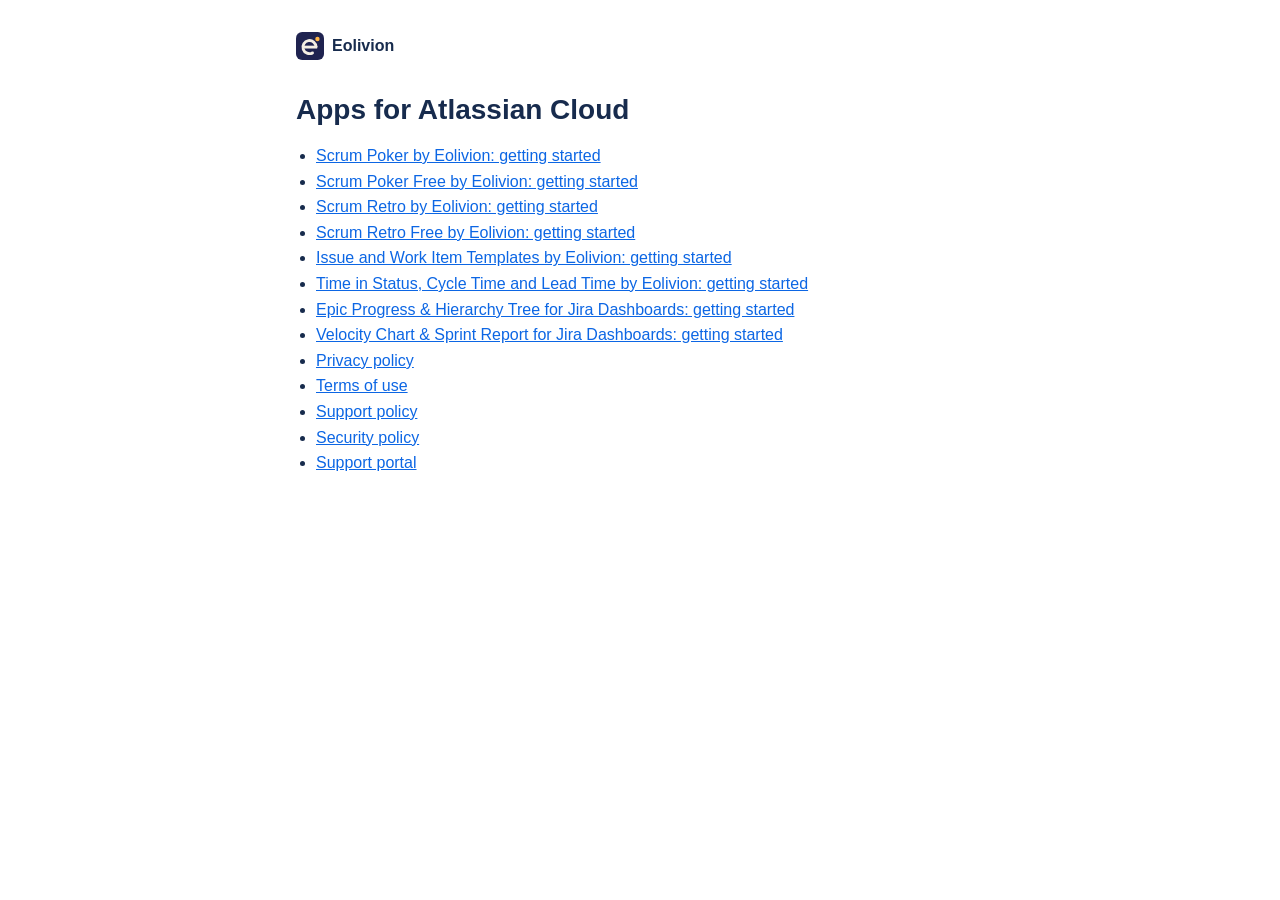
<file: index.html>
<!doctype html>
<html lang="en">
<head>
<meta charset="utf-8">
<meta name="viewport" content="width=device-width, initial-scale=1">
<title>Eolivion</title>
<link rel="icon" href="eolivion-logo.svg" type="image/svg+xml">
<link rel="stylesheet" href="style.css">
</head>
<body>
<main>
<p class="brand"><img src="eolivion-logo.svg" alt="" width="28" height="28"> Eolivion</p>
<h1>Apps for Atlassian Cloud</h1>
<ul class="links">
<li><a href="scrum-poker/">Scrum Poker by Eolivion: getting started</a></li>
<li><a href="scrum-poker-free/">Scrum Poker Free by Eolivion: getting started</a></li>
<li><a href="scrum-retro/">Scrum Retro by Eolivion: getting started</a></li>
<li><a href="scrum-retro-free/">Scrum Retro Free by Eolivion: getting started</a></li>
<li><a href="issue-templates/">Issue and Work Item Templates by Eolivion: getting started</a></li>
<li><a href="time-in-status/">Time in Status, Cycle Time and Lead Time by Eolivion: getting started</a></li>
<li><a href="epic-progress/">Epic Progress &amp; Hierarchy Tree for Jira Dashboards: getting started</a></li>
<li><a href="velocity-chart/">Velocity Chart &amp; Sprint Report for Jira Dashboards: getting started</a></li>
<li><a href="privacy/">Privacy policy</a></li>
<li><a href="terms/">Terms of use</a></li>
<li><a href="support/">Support policy</a></li>
<li><a href="security/">Security policy</a></li>
<li><a href="https://eolivion.atlassian.net/servicedesk/customer/portal/1">Support portal</a></li>
</ul>
</main>
</body>
</html>
</file>
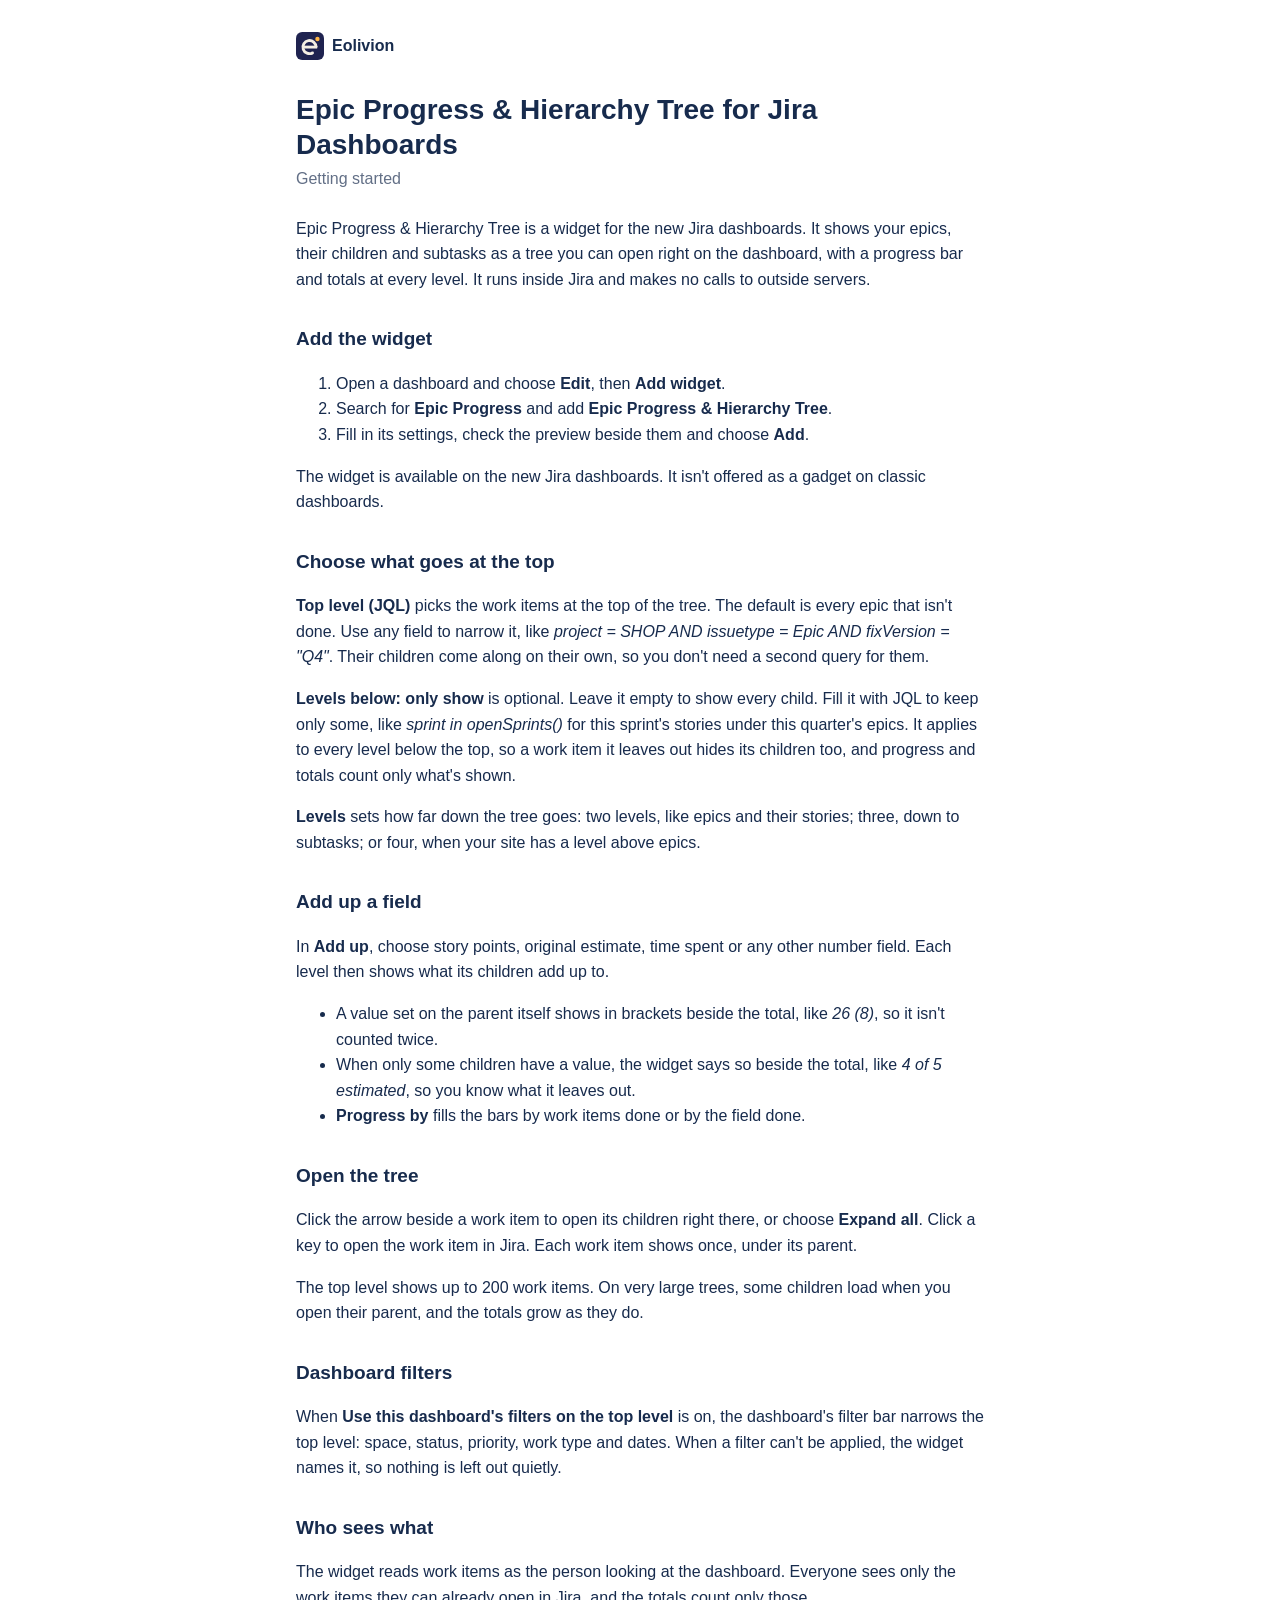
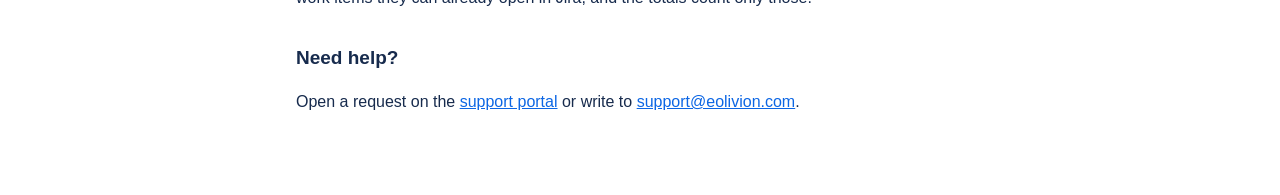
<file: epic-progress/index.html>
<!doctype html>
<html lang="en">
<head>
<meta charset="utf-8">
<meta name="viewport" content="width=device-width, initial-scale=1">
<title>Epic Progress &amp; Hierarchy Tree for Jira Dashboards · Getting started</title>
<link rel="icon" href="../eolivion-logo.svg" type="image/svg+xml">
<link rel="stylesheet" href="../style.css">
</head>
<body>
<main>
<p class="brand"><a href="../"><img src="../eolivion-logo.svg" alt="" width="28" height="28"> Eolivion</a></p>

<h1>Epic Progress &amp; Hierarchy Tree for Jira Dashboards</h1>
<p class="meta">Getting started</p>

<p>Epic Progress &amp; Hierarchy Tree is a widget for the new Jira dashboards. It shows your epics, their children and subtasks as a tree you can open right on the dashboard, with a progress bar and totals at every level. It runs inside Jira and makes no calls to outside servers.</p>

<h2>Add the widget</h2>
<ol>
<li>Open a dashboard and choose <strong>Edit</strong>, then <strong>Add widget</strong>.</li>
<li>Search for <strong>Epic Progress</strong> and add <strong>Epic Progress &amp; Hierarchy Tree</strong>.</li>
<li>Fill in its settings, check the preview beside them and choose <strong>Add</strong>.</li>
</ol>
<p>The widget is available on the new Jira dashboards. It isn't offered as a gadget on classic dashboards.</p>

<h2>Choose what goes at the top</h2>
<p><strong>Top level (JQL)</strong> picks the work items at the top of the tree. The default is every epic that isn't done. Use any field to narrow it, like <em>project = SHOP AND issuetype = Epic AND fixVersion = "Q4"</em>. Their children come along on their own, so you don't need a second query for them.</p>
<p><strong>Levels below: only show</strong> is optional. Leave it empty to show every child. Fill it with JQL to keep only some, like <em>sprint in openSprints()</em> for this sprint's stories under this quarter's epics. It applies to every level below the top, so a work item it leaves out hides its children too, and progress and totals count only what's shown.</p>
<p><strong>Levels</strong> sets how far down the tree goes: two levels, like epics and their stories; three, down to subtasks; or four, when your site has a level above epics.</p>

<h2>Add up a field</h2>
<p>In <strong>Add up</strong>, choose story points, original estimate, time spent or any other number field. Each level then shows what its children add up to.</p>
<ul>
<li>A value set on the parent itself shows in brackets beside the total, like <em>26 (8)</em>, so it isn't counted twice.</li>
<li>When only some children have a value, the widget says so beside the total, like <em>4 of 5 estimated</em>, so you know what it leaves out.</li>
<li><strong>Progress by</strong> fills the bars by work items done or by the field done.</li>
</ul>

<h2>Open the tree</h2>
<p>Click the arrow beside a work item to open its children right there, or choose <strong>Expand all</strong>. Click a key to open the work item in Jira. Each work item shows once, under its parent.</p>
<p>The top level shows up to 200 work items. On very large trees, some children load when you open their parent, and the totals grow as they do.</p>

<h2>Dashboard filters</h2>
<p>When <strong>Use this dashboard's filters on the top level</strong> is on, the dashboard's filter bar narrows the top level: space, status, priority, work type and dates. When a filter can't be applied, the widget names it, so nothing is left out quietly.</p>

<h2>Who sees what</h2>
<p>The widget reads work items as the person looking at the dashboard. Everyone sees only the work items they can already open in Jira, and the totals count only those.</p>

<h2>Need help?</h2>
<p>Open a request on the <a href="https://eolivion.atlassian.net/servicedesk/customer/portal/1">support portal</a> or write to <a href="mailto:support@eolivion.com">support@eolivion.com</a>.</p>
</main>
</body>
</html>
</file>
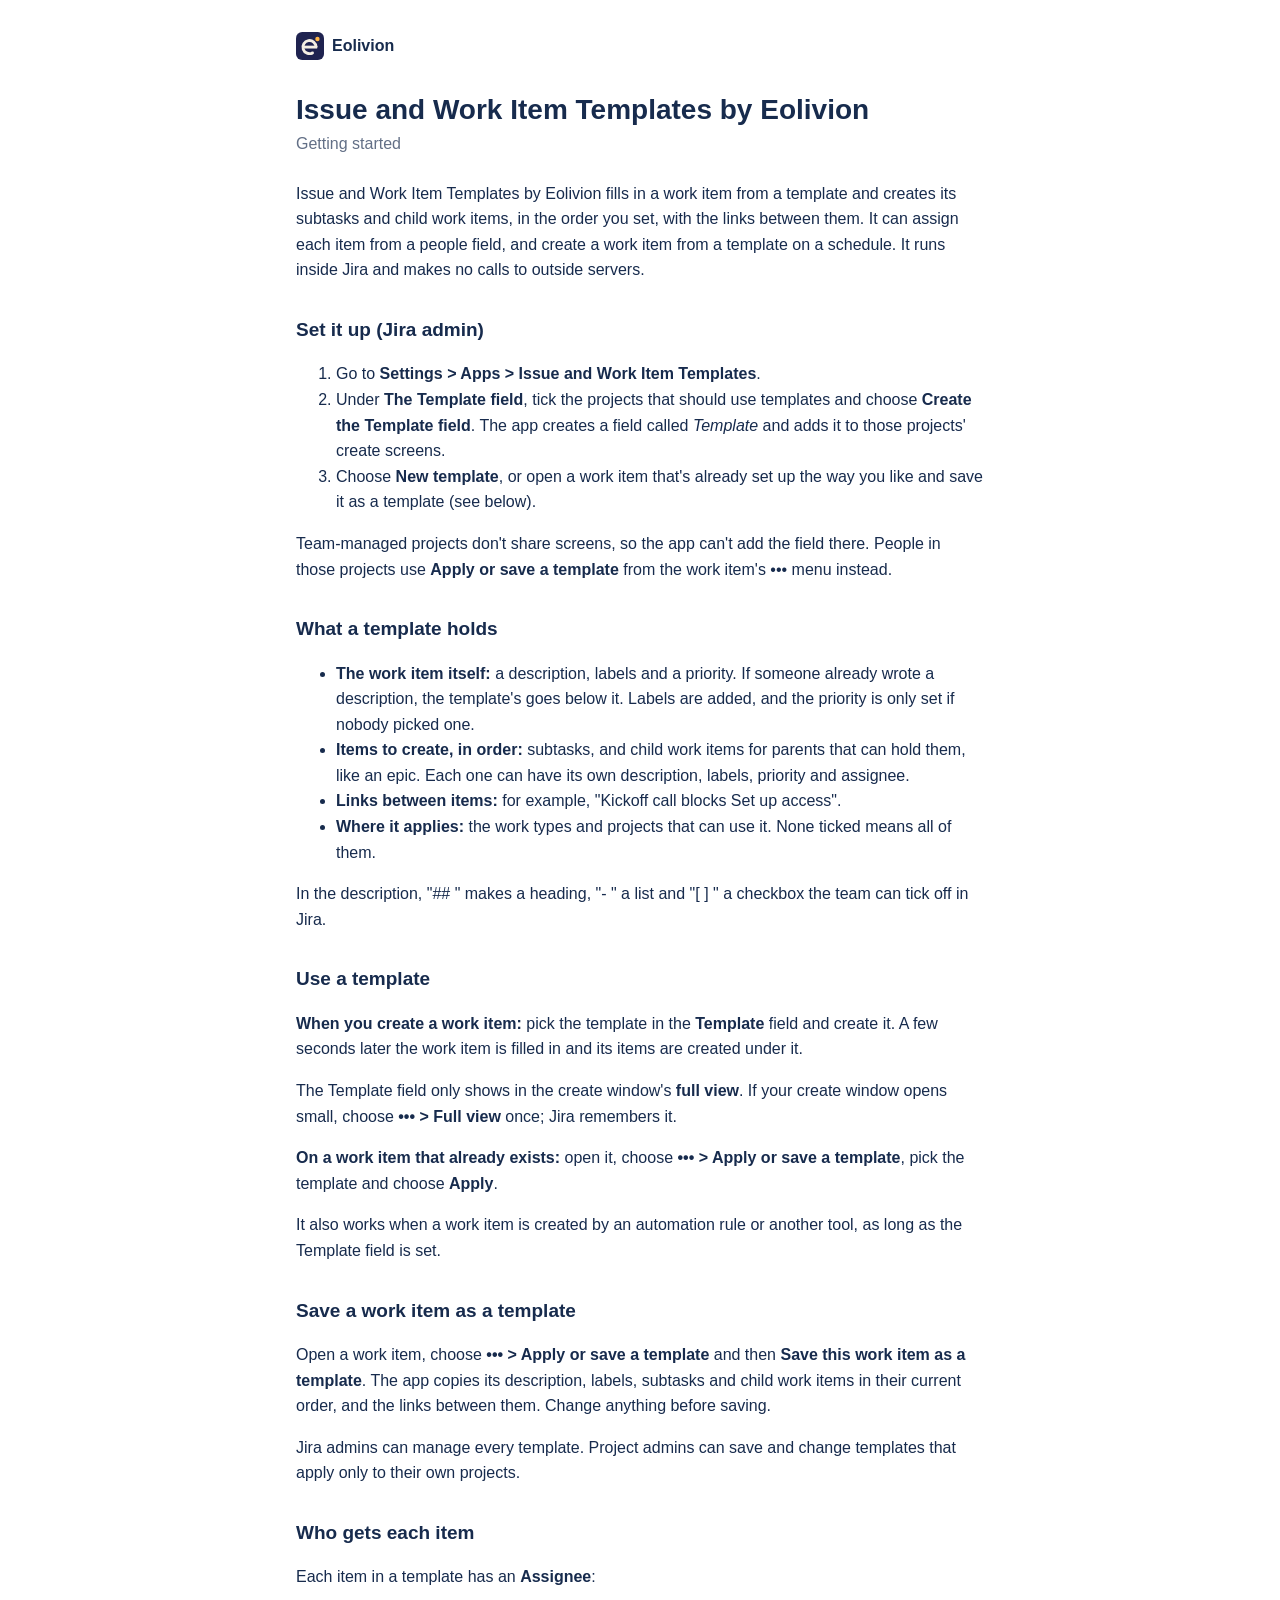
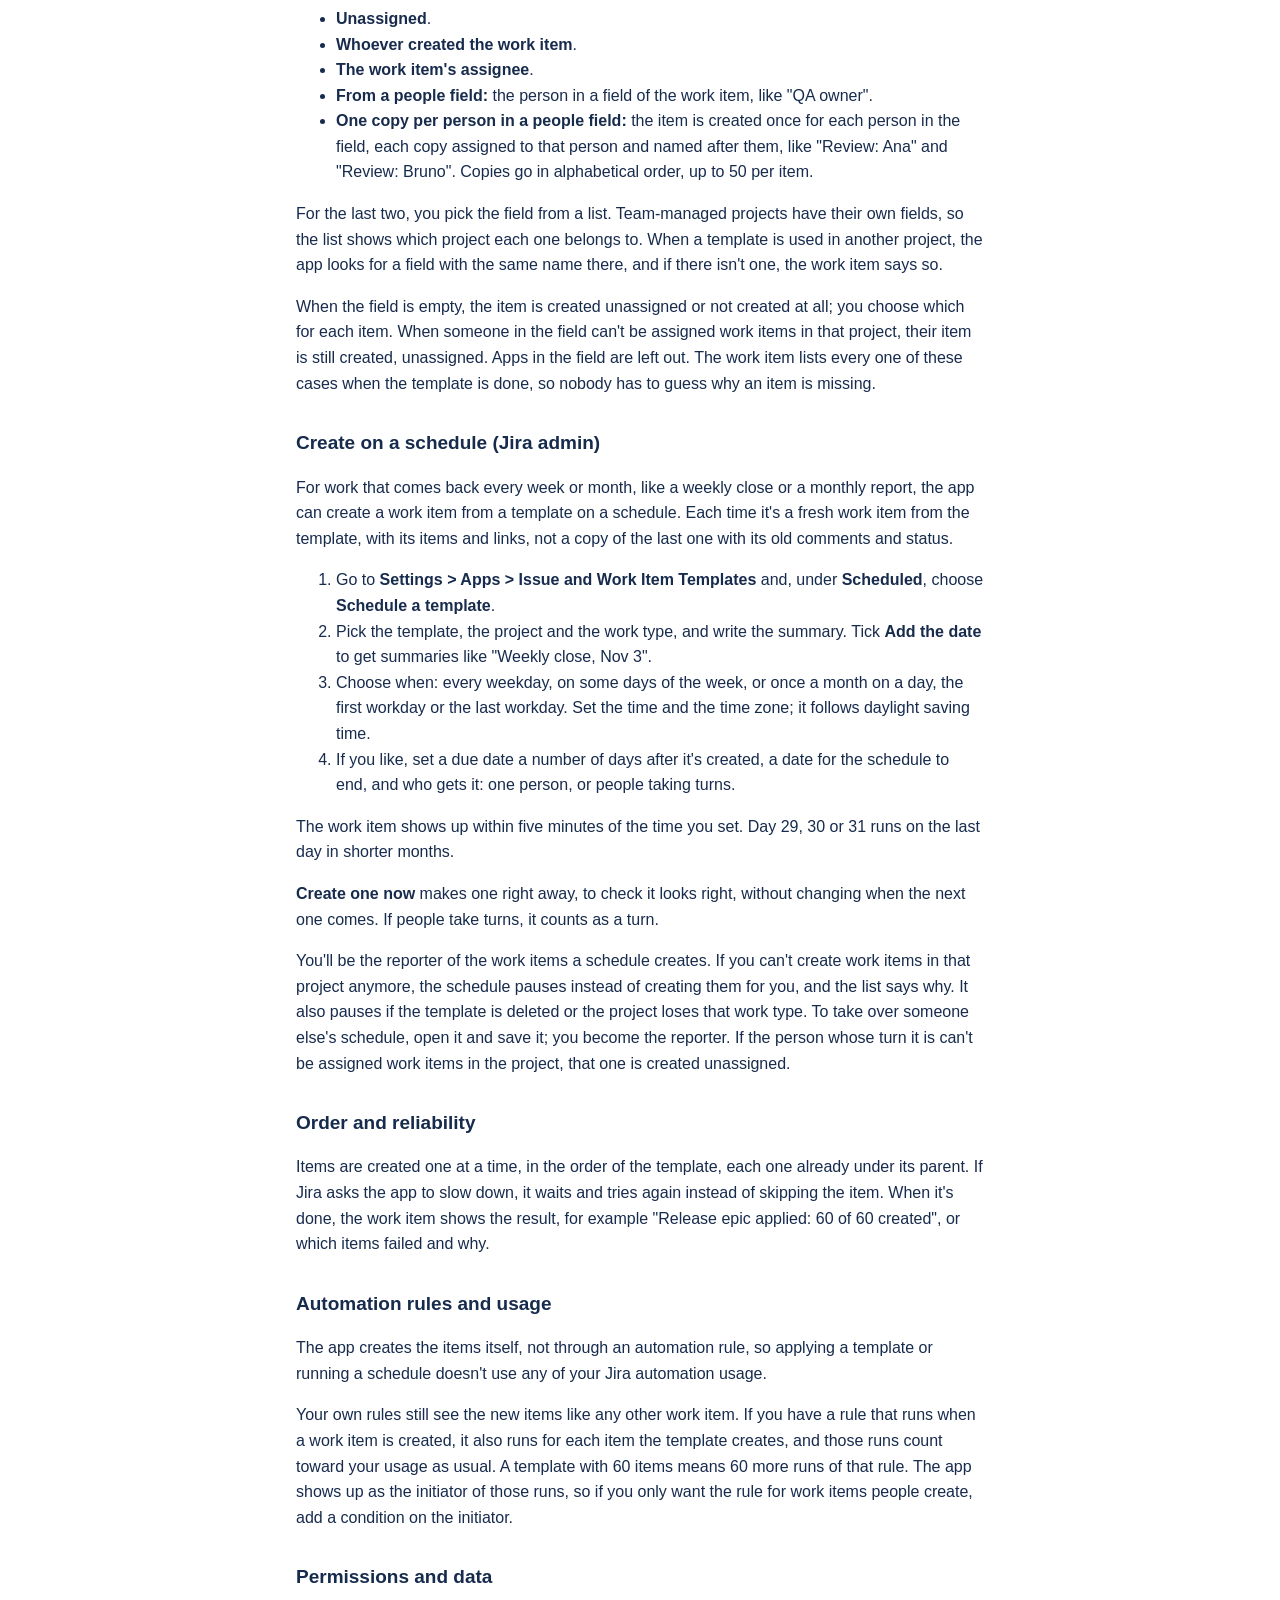
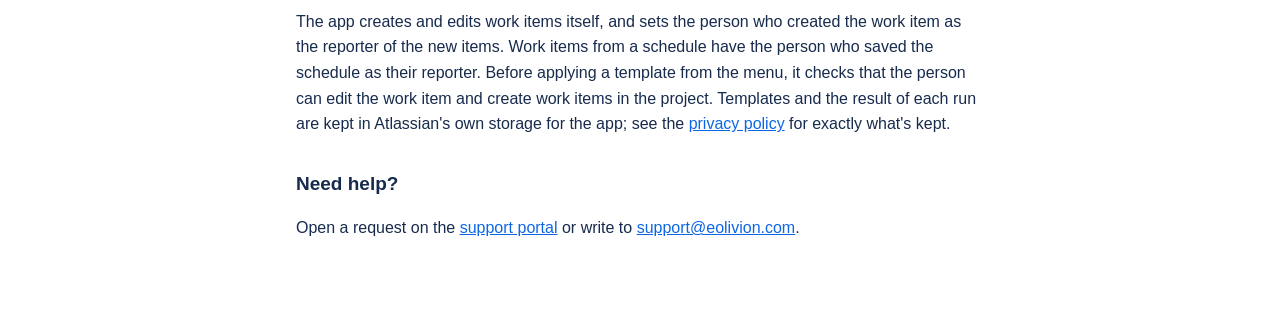
<file: issue-templates/index.html>
<!doctype html>
<html lang="en">
<head>
<meta charset="utf-8">
<meta name="viewport" content="width=device-width, initial-scale=1">
<title>Issue and Work Item Templates by Eolivion · Getting started</title>
<link rel="icon" href="../eolivion-logo.svg" type="image/svg+xml">
<link rel="stylesheet" href="../style.css">
</head>
<body>
<main>
<p class="brand"><a href="../"><img src="../eolivion-logo.svg" alt="" width="28" height="28"> Eolivion</a></p>

<h1>Issue and Work Item Templates by Eolivion</h1>
<p class="meta">Getting started</p>

<p>Issue and Work Item Templates by Eolivion fills in a work item from a template and creates its subtasks and child work items, in the order you set, with the links between them. It can assign each item from a people field, and create a work item from a template on a schedule. It runs inside Jira and makes no calls to outside servers.</p>

<h2>Set it up (Jira admin)</h2>
<ol>
<li>Go to <strong>Settings &gt; Apps &gt; Issue and Work Item Templates</strong>.</li>
<li>Under <strong>The Template field</strong>, tick the projects that should use templates and choose <strong>Create the Template field</strong>. The app creates a field called <em>Template</em> and adds it to those projects' create screens.</li>
<li>Choose <strong>New template</strong>, or open a work item that's already set up the way you like and save it as a template (see below).</li>
</ol>
<p>Team-managed projects don't share screens, so the app can't add the field there. People in those projects use <strong>Apply or save a template</strong> from the work item's ••• menu instead.</p>

<h2>What a template holds</h2>
<ul>
<li><strong>The work item itself:</strong> a description, labels and a priority. If someone already wrote a description, the template's goes below it. Labels are added, and the priority is only set if nobody picked one.</li>
<li><strong>Items to create, in order:</strong> subtasks, and child work items for parents that can hold them, like an epic. Each one can have its own description, labels, priority and assignee.</li>
<li><strong>Links between items:</strong> for example, "Kickoff call blocks Set up access".</li>
<li><strong>Where it applies:</strong> the work types and projects that can use it. None ticked means all of them.</li>
</ul>
<p>In the description, "## " makes a heading, "- " a list and "[ ] " a checkbox the team can tick off in Jira.</p>

<h2>Use a template</h2>
<p><strong>When you create a work item:</strong> pick the template in the <strong>Template</strong> field and create it. A few seconds later the work item is filled in and its items are created under it.</p>
<p>The Template field only shows in the create window's <strong>full view</strong>. If your create window opens small, choose <strong>••• &gt; Full view</strong> once; Jira remembers it.</p>
<p><strong>On a work item that already exists:</strong> open it, choose <strong>••• &gt; Apply or save a template</strong>, pick the template and choose <strong>Apply</strong>.</p>
<p>It also works when a work item is created by an automation rule or another tool, as long as the Template field is set.</p>

<h2>Save a work item as a template</h2>
<p>Open a work item, choose <strong>••• &gt; Apply or save a template</strong> and then <strong>Save this work item as a template</strong>. The app copies its description, labels, subtasks and child work items in their current order, and the links between them. Change anything before saving.</p>
<p>Jira admins can manage every template. Project admins can save and change templates that apply only to their own projects.</p>

<h2>Who gets each item</h2>
<p>Each item in a template has an <strong>Assignee</strong>:</p>
<ul>
<li><strong>Unassigned</strong>.</li>
<li><strong>Whoever created the work item</strong>.</li>
<li><strong>The work item's assignee</strong>.</li>
<li><strong>From a people field:</strong> the person in a field of the work item, like "QA owner".</li>
<li><strong>One copy per person in a people field:</strong> the item is created once for each person in the field, each copy assigned to that person and named after them, like "Review: Ana" and "Review: Bruno". Copies go in alphabetical order, up to 50 per item.</li>
</ul>
<p>For the last two, you pick the field from a list. Team-managed projects have their own fields, so the list shows which project each one belongs to. When a template is used in another project, the app looks for a field with the same name there, and if there isn't one, the work item says so.</p>
<p>When the field is empty, the item is created unassigned or not created at all; you choose which for each item. When someone in the field can't be assigned work items in that project, their item is still created, unassigned. Apps in the field are left out. The work item lists every one of these cases when the template is done, so nobody has to guess why an item is missing.</p>

<h2>Create on a schedule (Jira admin)</h2>
<p>For work that comes back every week or month, like a weekly close or a monthly report, the app can create a work item from a template on a schedule. Each time it's a fresh work item from the template, with its items and links, not a copy of the last one with its old comments and status.</p>
<ol>
<li>Go to <strong>Settings &gt; Apps &gt; Issue and Work Item Templates</strong> and, under <strong>Scheduled</strong>, choose <strong>Schedule a template</strong>.</li>
<li>Pick the template, the project and the work type, and write the summary. Tick <strong>Add the date</strong> to get summaries like "Weekly close, Nov 3".</li>
<li>Choose when: every weekday, on some days of the week, or once a month on a day, the first workday or the last workday. Set the time and the time zone; it follows daylight saving time.</li>
<li>If you like, set a due date a number of days after it's created, a date for the schedule to end, and who gets it: one person, or people taking turns.</li>
</ol>
<p>The work item shows up within five minutes of the time you set. Day 29, 30 or 31 runs on the last day in shorter months.</p>
<p><strong>Create one now</strong> makes one right away, to check it looks right, without changing when the next one comes. If people take turns, it counts as a turn.</p>
<p>You'll be the reporter of the work items a schedule creates. If you can't create work items in that project anymore, the schedule pauses instead of creating them for you, and the list says why. It also pauses if the template is deleted or the project loses that work type. To take over someone else's schedule, open it and save it; you become the reporter. If the person whose turn it is can't be assigned work items in the project, that one is created unassigned.</p>

<h2>Order and reliability</h2>
<p>Items are created one at a time, in the order of the template, each one already under its parent. If Jira asks the app to slow down, it waits and tries again instead of skipping the item. When it's done, the work item shows the result, for example "Release epic applied: 60 of 60 created", or which items failed and why.</p>

<h2>Automation rules and usage</h2>
<p>The app creates the items itself, not through an automation rule, so applying a template or running a schedule doesn't use any of your Jira automation usage.</p>
<p>Your own rules still see the new items like any other work item. If you have a rule that runs when a work item is created, it also runs for each item the template creates, and those runs count toward your usage as usual. A template with 60 items means 60 more runs of that rule. The app shows up as the initiator of those runs, so if you only want the rule for work items people create, add a condition on the initiator.</p>

<h2>Permissions and data</h2>
<p>The app creates and edits work items itself, and sets the person who created the work item as the reporter of the new items. Work items from a schedule have the person who saved the schedule as their reporter. Before applying a template from the menu, it checks that the person can edit the work item and create work items in the project. Templates and the result of each run are kept in Atlassian's own storage for the app; see the <a href="../privacy/">privacy policy</a> for exactly what's kept.</p>

<h2>Need help?</h2>
<p>Open a request on the <a href="https://eolivion.atlassian.net/servicedesk/customer/portal/1">support portal</a> or write to <a href="mailto:support@eolivion.com">support@eolivion.com</a>.</p>
</main>
</body>
</html>
</file>
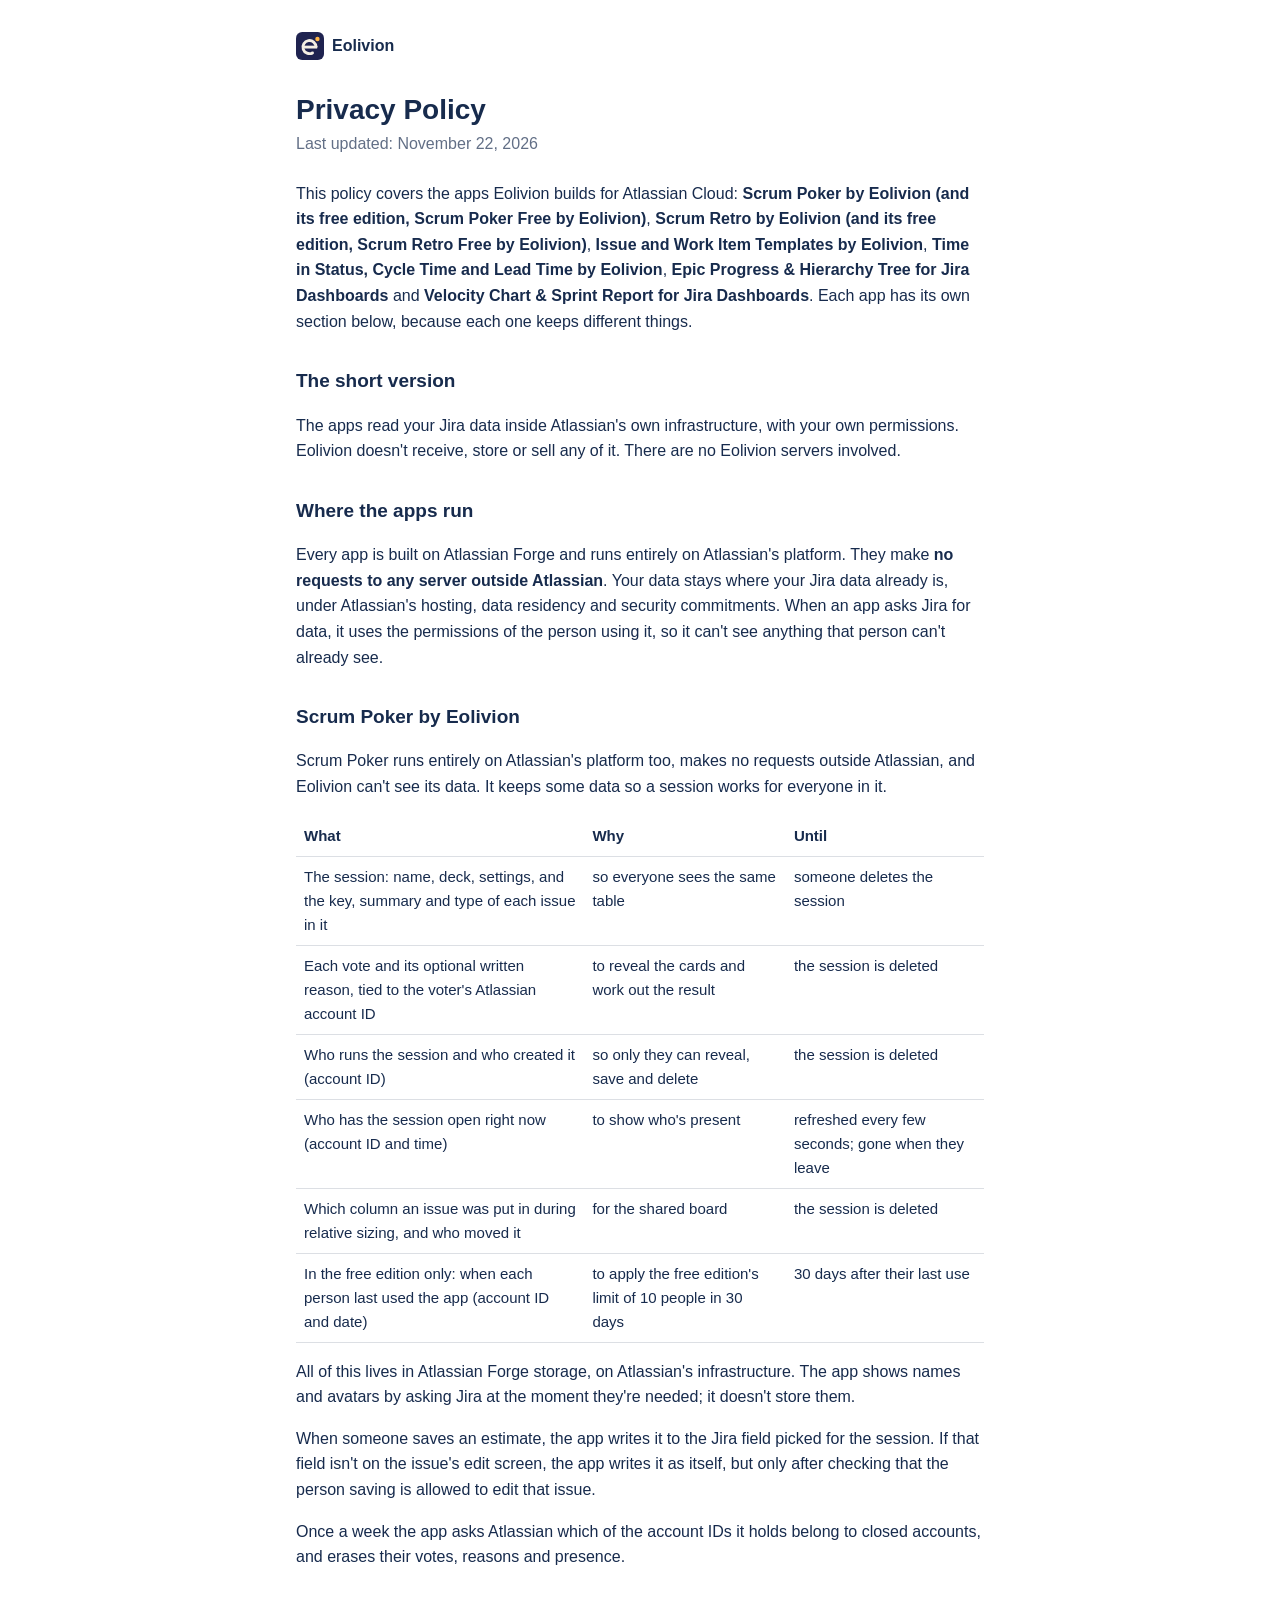
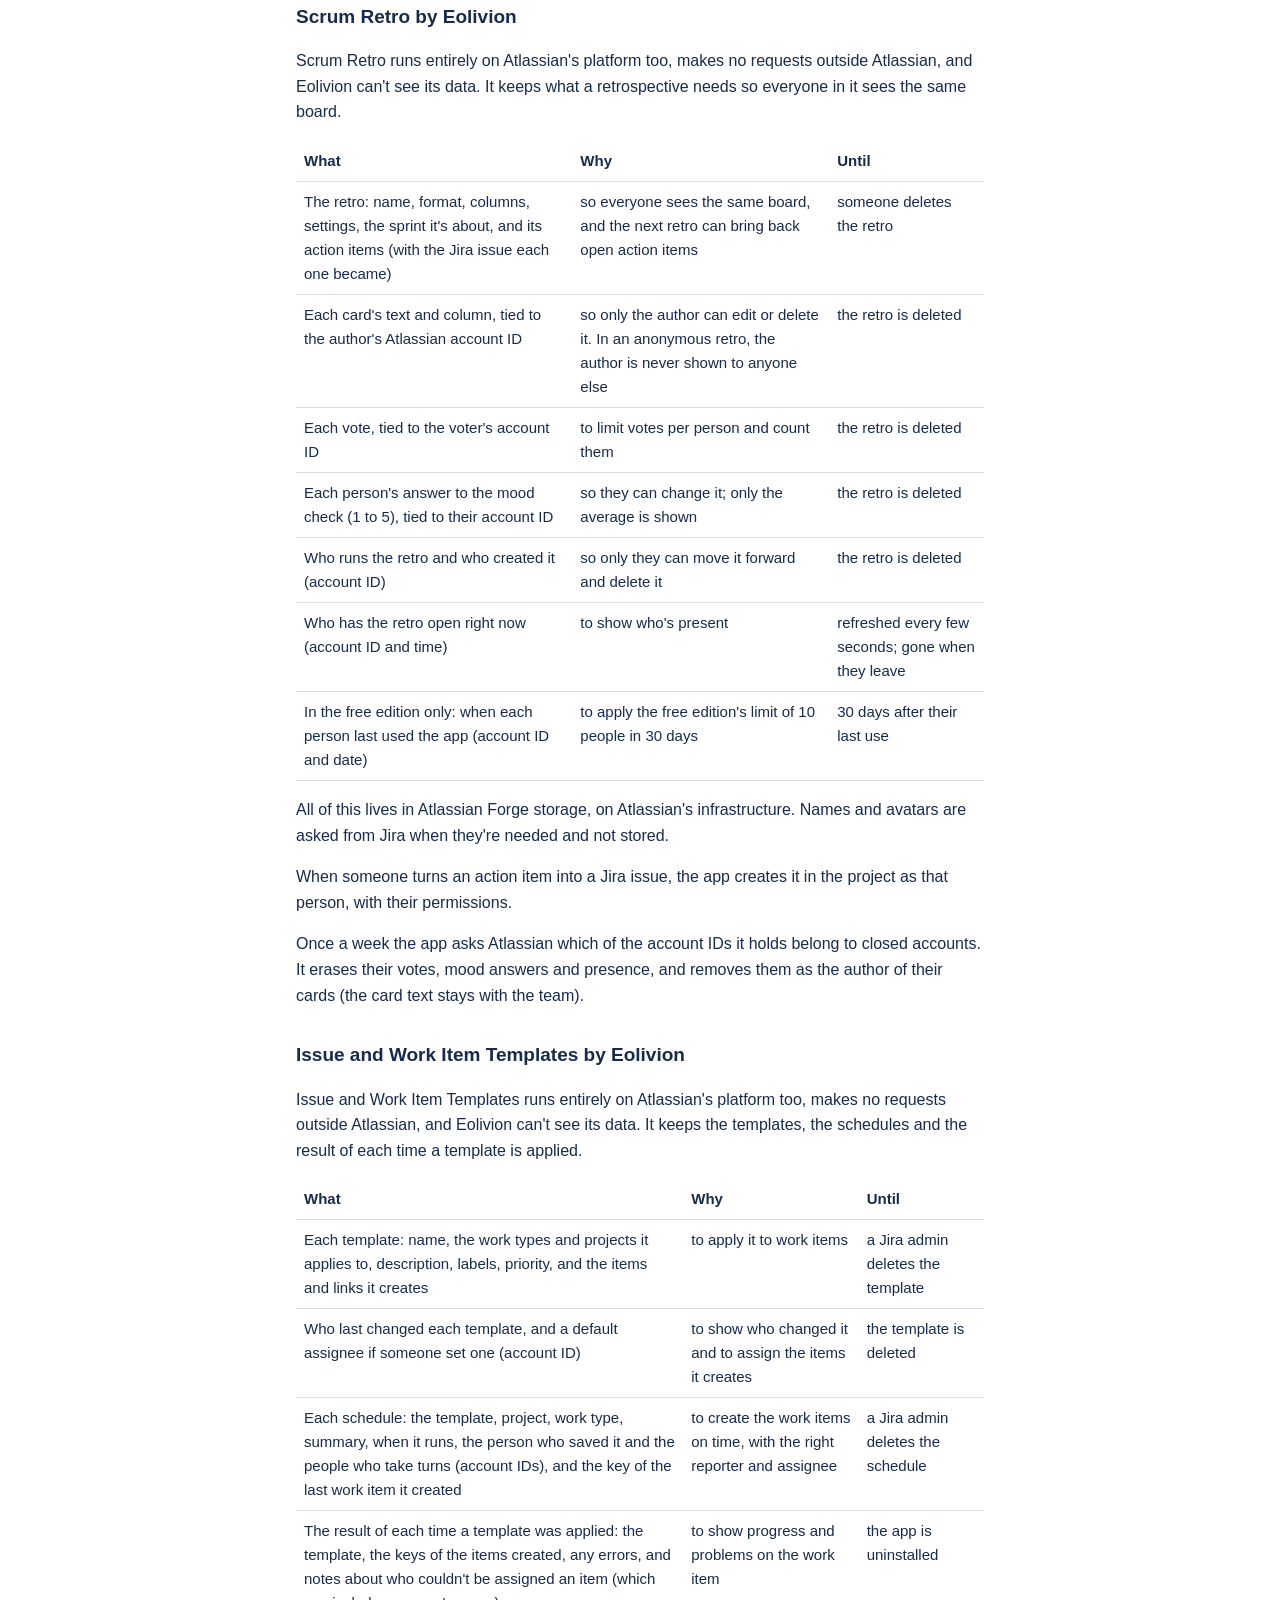
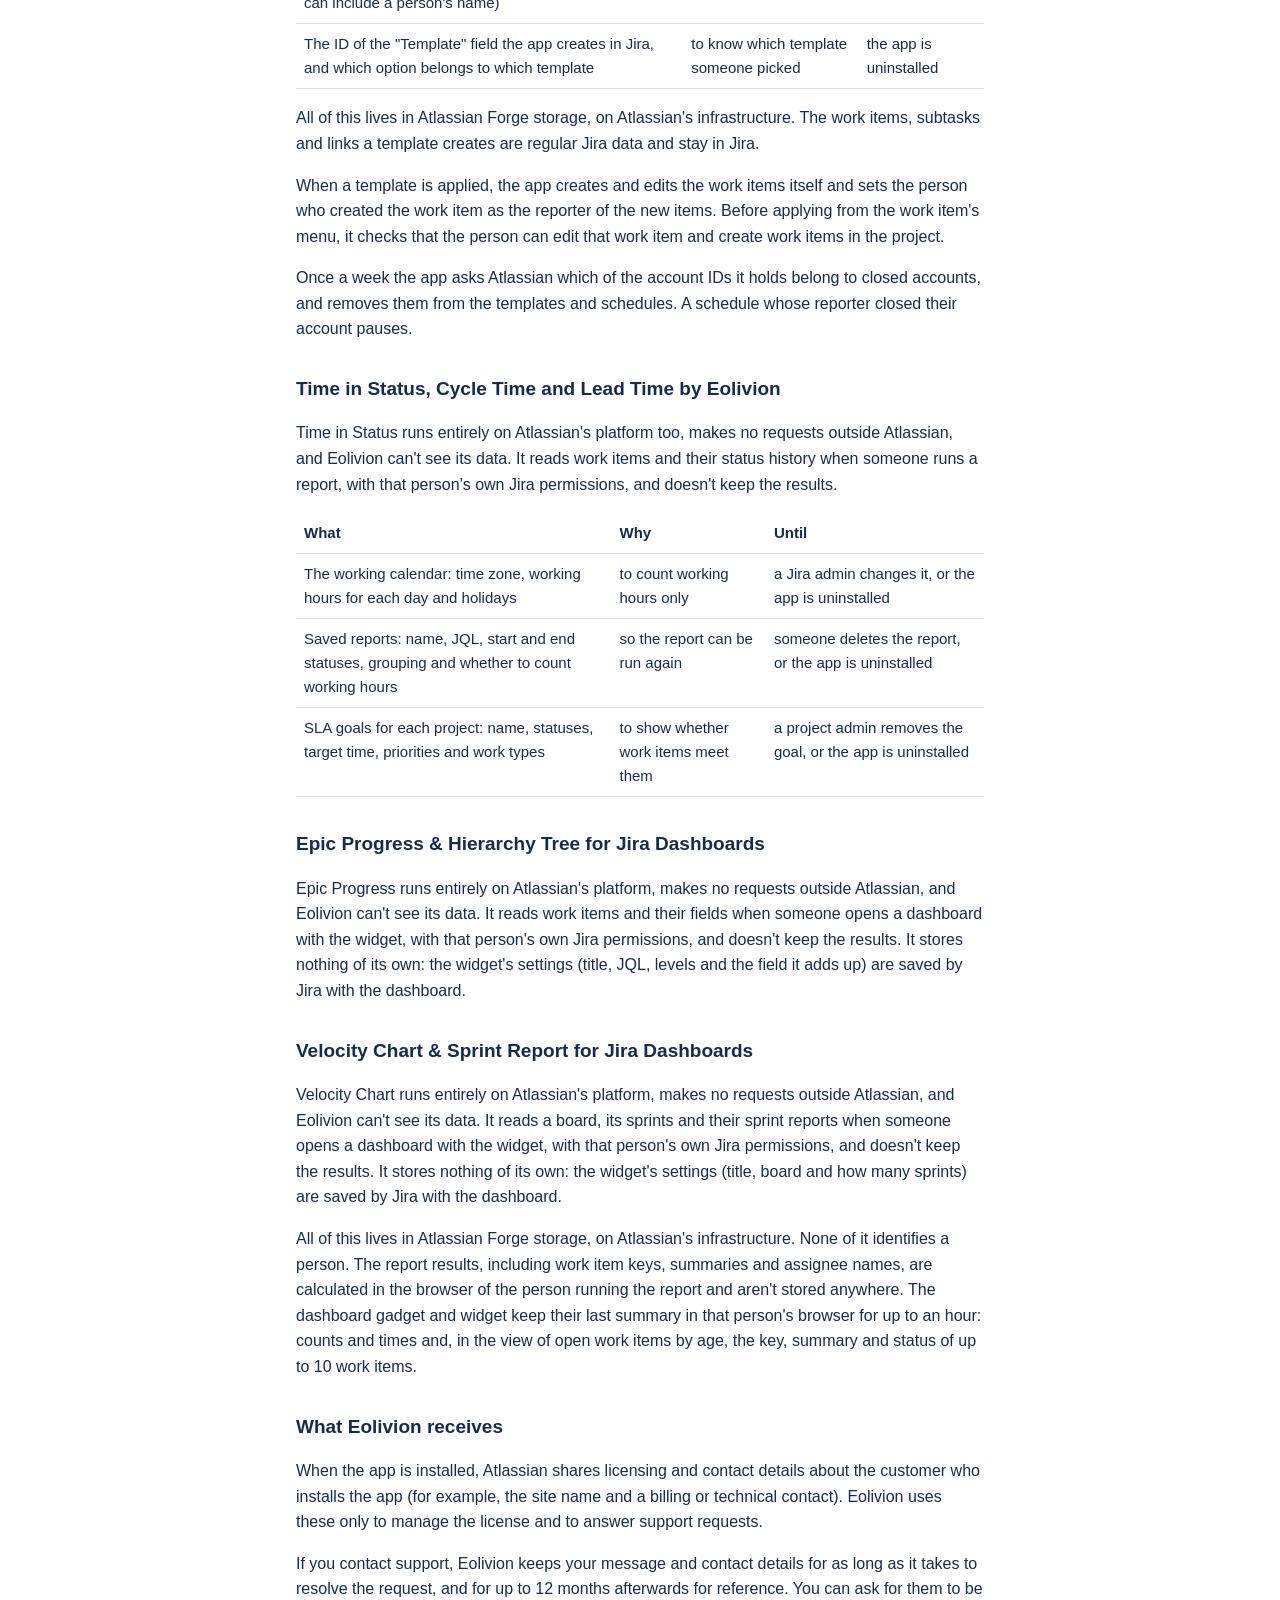
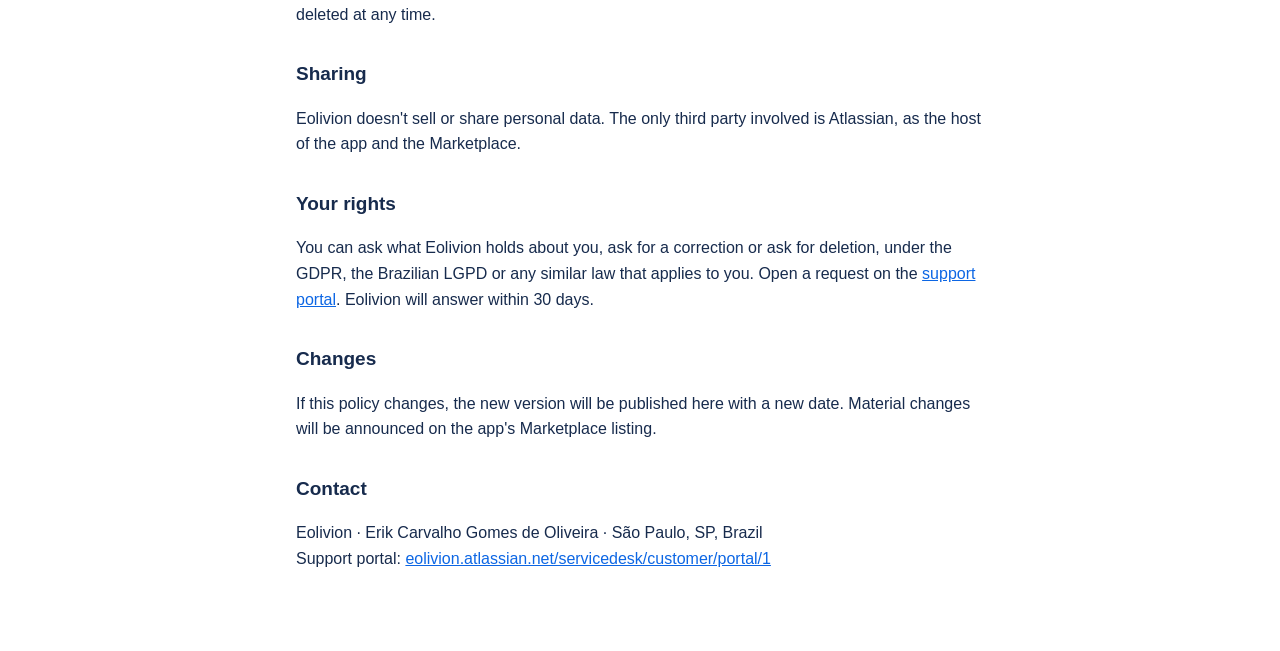
<file: privacy/index.html>
<!doctype html>
<html lang="en">
<head>
<meta charset="utf-8">
<meta name="viewport" content="width=device-width, initial-scale=1">
<title>Privacy Policy · Eolivion</title>
<link rel="icon" href="../eolivion-logo.svg" type="image/svg+xml">
<link rel="stylesheet" href="../style.css">
</head>
<body>
<main>
<p class="brand"><a href="../"><img src="../eolivion-logo.svg" alt="" width="28" height="28"> Eolivion</a></p>

<h1>Privacy Policy</h1>
<p class="meta">Last updated: November 22, 2026</p>

<p>This policy covers the apps Eolivion builds for Atlassian Cloud: <strong>Scrum Poker by Eolivion (and its free edition, Scrum Poker Free by Eolivion)</strong>, <strong>Scrum Retro by Eolivion (and its free edition, Scrum Retro Free by Eolivion)</strong>, <strong>Issue and Work Item Templates by Eolivion</strong>, <strong>Time in Status, Cycle Time and Lead Time by Eolivion</strong>, <strong>Epic Progress &amp; Hierarchy Tree for Jira Dashboards</strong> and <strong>Velocity Chart &amp; Sprint Report for Jira Dashboards</strong>. Each app has its own section below, because each one keeps different things.</p>

<h2>The short version</h2>
<p>The apps read your Jira data inside Atlassian's own infrastructure, with your own permissions. Eolivion doesn't receive, store or sell any of it. There are no Eolivion servers involved.</p>

<h2>Where the apps run</h2>
<p>Every app is built on Atlassian Forge and runs entirely on Atlassian's platform. They make <strong>no requests to any server outside Atlassian</strong>. Your data stays where your Jira data already is, under Atlassian's hosting, data residency and security commitments. When an app asks Jira for data, it uses the permissions of the person using it, so it can't see anything that person can't already see.</p>

<h2>Scrum Poker by Eolivion</h2>
<p>Scrum Poker runs entirely on Atlassian's platform too, makes no requests outside Atlassian, and Eolivion can't see its data. It keeps some data so a session works for everyone in it.</p>
<div class="table">
<table>
<thead><tr><th>What</th><th>Why</th><th>Until</th></tr></thead>
<tbody>
<tr><td>The session: name, deck, settings, and the key, summary and type of each issue in it</td><td>so everyone sees the same table</td><td>someone deletes the session</td></tr>
<tr><td>Each vote and its optional written reason, tied to the voter's Atlassian account ID</td><td>to reveal the cards and work out the result</td><td>the session is deleted</td></tr>
<tr><td>Who runs the session and who created it (account ID)</td><td>so only they can reveal, save and delete</td><td>the session is deleted</td></tr>
<tr><td>Who has the session open right now (account ID and time)</td><td>to show who's present</td><td>refreshed every few seconds; gone when they leave</td></tr>
<tr><td>Which column an issue was put in during relative sizing, and who moved it</td><td>for the shared board</td><td>the session is deleted</td></tr>
<tr><td>In the free edition only: when each person last used the app (account ID and date)</td><td>to apply the free edition's limit of 10 people in 30 days</td><td>30 days after their last use</td></tr>
</tbody>
</table>
</div>
<p>All of this lives in Atlassian Forge storage, on Atlassian's infrastructure. The app shows names and avatars by asking Jira at the moment they're needed; it doesn't store them.</p>
<p>When someone saves an estimate, the app writes it to the Jira field picked for the session. If that field isn't on the issue's edit screen, the app writes it as itself, but only after checking that the person saving is allowed to edit that issue.</p>
<p>Once a week the app asks Atlassian which of the account IDs it holds belong to closed accounts, and erases their votes, reasons and presence.</p>

<h2>Scrum Retro by Eolivion</h2>
<p>Scrum Retro runs entirely on Atlassian's platform too, makes no requests outside Atlassian, and Eolivion can't see its data. It keeps what a retrospective needs so everyone in it sees the same board.</p>
<div class="table">
<table>
<thead><tr><th>What</th><th>Why</th><th>Until</th></tr></thead>
<tbody>
<tr><td>The retro: name, format, columns, settings, the sprint it's about, and its action items (with the Jira issue each one became)</td><td>so everyone sees the same board, and the next retro can bring back open action items</td><td>someone deletes the retro</td></tr>
<tr><td>Each card's text and column, tied to the author's Atlassian account ID</td><td>so only the author can edit or delete it. In an anonymous retro, the author is never shown to anyone else</td><td>the retro is deleted</td></tr>
<tr><td>Each vote, tied to the voter's account ID</td><td>to limit votes per person and count them</td><td>the retro is deleted</td></tr>
<tr><td>Each person's answer to the mood check (1 to 5), tied to their account ID</td><td>so they can change it; only the average is shown</td><td>the retro is deleted</td></tr>
<tr><td>Who runs the retro and who created it (account ID)</td><td>so only they can move it forward and delete it</td><td>the retro is deleted</td></tr>
<tr><td>Who has the retro open right now (account ID and time)</td><td>to show who's present</td><td>refreshed every few seconds; gone when they leave</td></tr>
<tr><td>In the free edition only: when each person last used the app (account ID and date)</td><td>to apply the free edition's limit of 10 people in 30 days</td><td>30 days after their last use</td></tr>
</tbody>
</table>
</div>
<p>All of this lives in Atlassian Forge storage, on Atlassian's infrastructure. Names and avatars are asked from Jira when they're needed and not stored.</p>
<p>When someone turns an action item into a Jira issue, the app creates it in the project as that person, with their permissions.</p>
<p>Once a week the app asks Atlassian which of the account IDs it holds belong to closed accounts. It erases their votes, mood answers and presence, and removes them as the author of their cards (the card text stays with the team).</p>

<h2>Issue and Work Item Templates by Eolivion</h2>
<p>Issue and Work Item Templates runs entirely on Atlassian's platform too, makes no requests outside Atlassian, and Eolivion can't see its data. It keeps the templates, the schedules and the result of each time a template is applied.</p>
<div class="table">
<table>
<thead><tr><th>What</th><th>Why</th><th>Until</th></tr></thead>
<tbody>
<tr><td>Each template: name, the work types and projects it applies to, description, labels, priority, and the items and links it creates</td><td>to apply it to work items</td><td>a Jira admin deletes the template</td></tr>
<tr><td>Who last changed each template, and a default assignee if someone set one (account ID)</td><td>to show who changed it and to assign the items it creates</td><td>the template is deleted</td></tr>
<tr><td>Each schedule: the template, project, work type, summary, when it runs, the person who saved it and the people who take turns (account IDs), and the key of the last work item it created</td><td>to create the work items on time, with the right reporter and assignee</td><td>a Jira admin deletes the schedule</td></tr>
<tr><td>The result of each time a template was applied: the template, the keys of the items created, any errors, and notes about who couldn't be assigned an item (which can include a person's name)</td><td>to show progress and problems on the work item</td><td>the app is uninstalled</td></tr>
<tr><td>The ID of the "Template" field the app creates in Jira, and which option belongs to which template</td><td>to know which template someone picked</td><td>the app is uninstalled</td></tr>
</tbody>
</table>
</div>
<p>All of this lives in Atlassian Forge storage, on Atlassian's infrastructure. The work items, subtasks and links a template creates are regular Jira data and stay in Jira.</p>
<p>When a template is applied, the app creates and edits the work items itself and sets the person who created the work item as the reporter of the new items. Before applying from the work item's menu, it checks that the person can edit that work item and create work items in the project.</p>
<p>Once a week the app asks Atlassian which of the account IDs it holds belong to closed accounts, and removes them from the templates and schedules. A schedule whose reporter closed their account pauses.</p>

<h2>Time in Status, Cycle Time and Lead Time by Eolivion</h2>
<p>Time in Status runs entirely on Atlassian's platform too, makes no requests outside Atlassian, and Eolivion can't see its data. It reads work items and their status history when someone runs a report, with that person's own Jira permissions, and doesn't keep the results.</p>
<div class="table">
<table>
<thead><tr><th>What</th><th>Why</th><th>Until</th></tr></thead>
<tbody>
<tr><td>The working calendar: time zone, working hours for each day and holidays</td><td>to count working hours only</td><td>a Jira admin changes it, or the app is uninstalled</td></tr>
<tr><td>Saved reports: name, JQL, start and end statuses, grouping and whether to count working hours</td><td>so the report can be run again</td><td>someone deletes the report, or the app is uninstalled</td></tr>
<tr><td>SLA goals for each project: name, statuses, target time, priorities and work types</td><td>to show whether work items meet them</td><td>a project admin removes the goal, or the app is uninstalled</td></tr>
</tbody>
</table>
</div>

<h2>Epic Progress &amp; Hierarchy Tree for Jira Dashboards</h2>
<p>Epic Progress runs entirely on Atlassian's platform, makes no requests outside Atlassian, and Eolivion can't see its data. It reads work items and their fields when someone opens a dashboard with the widget, with that person's own Jira permissions, and doesn't keep the results. It stores nothing of its own: the widget's settings (title, JQL, levels and the field it adds up) are saved by Jira with the dashboard.</p>

<h2>Velocity Chart &amp; Sprint Report for Jira Dashboards</h2>
<p>Velocity Chart runs entirely on Atlassian's platform, makes no requests outside Atlassian, and Eolivion can't see its data. It reads a board, its sprints and their sprint reports when someone opens a dashboard with the widget, with that person's own Jira permissions, and doesn't keep the results. It stores nothing of its own: the widget's settings (title, board and how many sprints) are saved by Jira with the dashboard.</p>
<p>All of this lives in Atlassian Forge storage, on Atlassian's infrastructure. None of it identifies a person. The report results, including work item keys, summaries and assignee names, are calculated in the browser of the person running the report and aren't stored anywhere. The dashboard gadget and widget keep their last summary in that person's browser for up to an hour: counts and times and, in the view of open work items by age, the key, summary and status of up to 10 work items.</p>

<h2>What Eolivion receives</h2>
<p>When the app is installed, Atlassian shares licensing and contact details about the customer who installs the app (for example, the site name and a billing or technical contact). Eolivion uses these only to manage the license and to answer support requests.</p>
<p>If you contact support, Eolivion keeps your message and contact details for as long as it takes to resolve the request, and for up to 12 months afterwards for reference. You can ask for them to be deleted at any time.</p>

<h2>Sharing</h2>
<p>Eolivion doesn't sell or share personal data. The only third party involved is Atlassian, as the host of the app and the Marketplace.</p>

<h2>Your rights</h2>
<p>You can ask what Eolivion holds about you, ask for a correction or ask for deletion, under the GDPR, the Brazilian LGPD or any similar law that applies to you. Open a request on the <a href="https://eolivion.atlassian.net/servicedesk/customer/portal/1">support portal</a>. Eolivion will answer within 30 days.</p>

<h2>Changes</h2>
<p>If this policy changes, the new version will be published here with a new date. Material changes will be announced on the app's Marketplace listing.</p>

<h2>Contact</h2>
<p>Eolivion · Erik Carvalho Gomes de Oliveira · São Paulo, SP, Brazil<br>
Support portal: <a href="https://eolivion.atlassian.net/servicedesk/customer/portal/1">eolivion.atlassian.net/servicedesk/customer/portal/1</a></p>
</main>
</body>
</html>
</file>
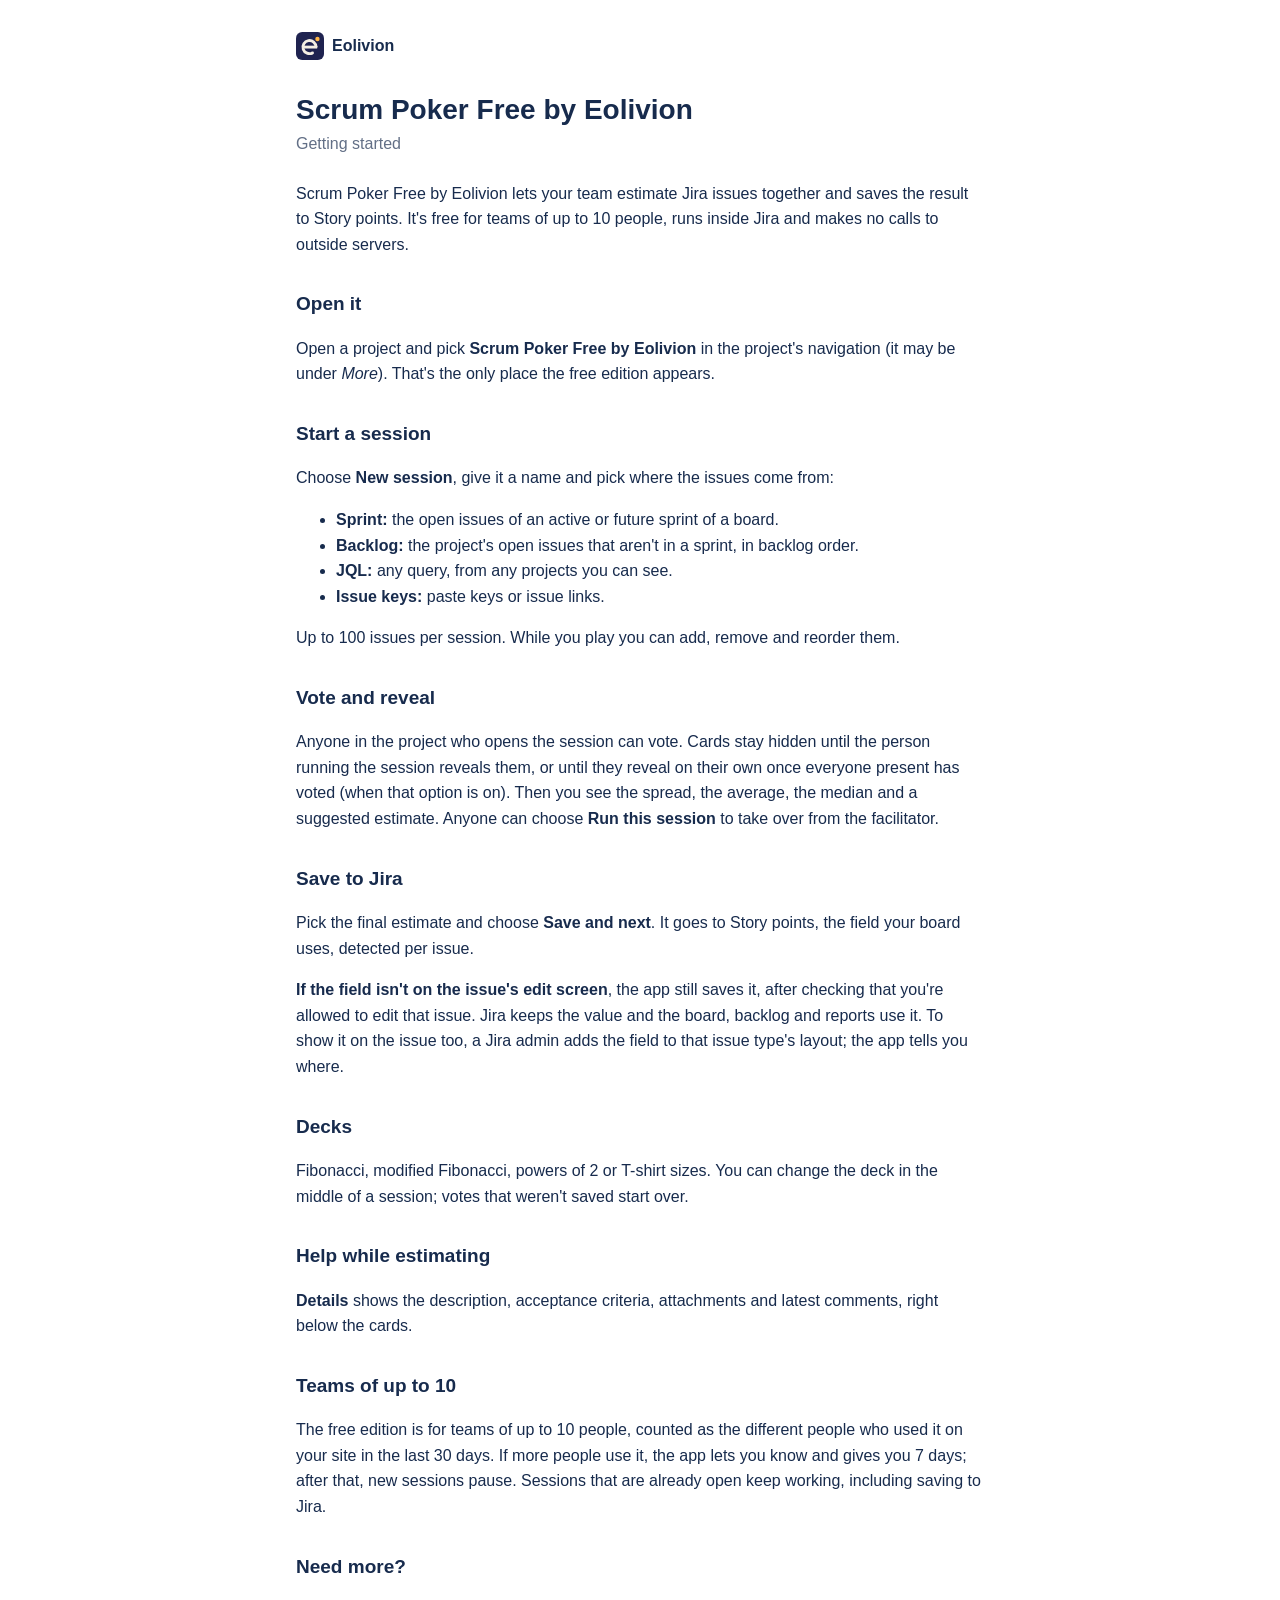
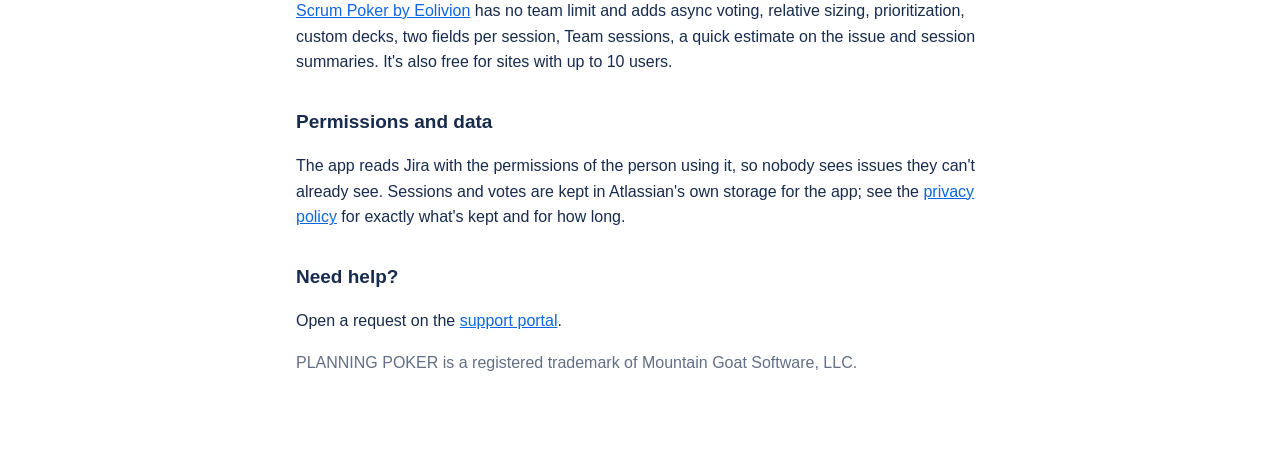
<file: scrum-poker-free/index.html>
<!doctype html>
<html lang="en">
<head>
<meta charset="utf-8">
<meta name="viewport" content="width=device-width, initial-scale=1">
<title>Scrum Poker Free by Eolivion · Getting started</title>
<link rel="icon" href="../eolivion-logo.svg" type="image/svg+xml">
<link rel="stylesheet" href="../style.css">
</head>
<body>
<main>
<p class="brand"><a href="../"><img src="../eolivion-logo.svg" alt="" width="28" height="28"> Eolivion</a></p>

<h1>Scrum Poker Free by Eolivion</h1>
<p class="meta">Getting started</p>

<p>Scrum Poker Free by Eolivion lets your team estimate Jira issues together and saves the result to Story points. It's free for teams of up to 10 people, runs inside Jira and makes no calls to outside servers.</p>

<h2>Open it</h2>
<p>Open a project and pick <strong>Scrum Poker Free by Eolivion</strong> in the project's navigation (it may be under <em>More</em>). That's the only place the free edition appears.</p>

<h2>Start a session</h2>
<p>Choose <strong>New session</strong>, give it a name and pick where the issues come from:</p>
<ul>
<li><strong>Sprint:</strong> the open issues of an active or future sprint of a board.</li>
<li><strong>Backlog:</strong> the project's open issues that aren't in a sprint, in backlog order.</li>
<li><strong>JQL:</strong> any query, from any projects you can see.</li>
<li><strong>Issue keys:</strong> paste keys or issue links.</li>
</ul>
<p>Up to 100 issues per session. While you play you can add, remove and reorder them.</p>

<h2>Vote and reveal</h2>
<p>Anyone in the project who opens the session can vote. Cards stay hidden until the person running the session reveals them, or until they reveal on their own once everyone present has voted (when that option is on). Then you see the spread, the average, the median and a suggested estimate. Anyone can choose <strong>Run this session</strong> to take over from the facilitator.</p>

<h2>Save to Jira</h2>
<p>Pick the final estimate and choose <strong>Save and next</strong>. It goes to Story points, the field your board uses, detected per issue.</p>
<p><strong>If the field isn't on the issue's edit screen</strong>, the app still saves it, after checking that you're allowed to edit that issue. Jira keeps the value and the board, backlog and reports use it. To show it on the issue too, a Jira admin adds the field to that issue type's layout; the app tells you where.</p>

<h2>Decks</h2>
<p>Fibonacci, modified Fibonacci, powers of 2 or T-shirt sizes. You can change the deck in the middle of a session; votes that weren't saved start over.</p>

<h2>Help while estimating</h2>
<p><strong>Details</strong> shows the description, acceptance criteria, attachments and latest comments, right below the cards.</p>

<h2>Teams of up to 10</h2>
<p>The free edition is for teams of up to 10 people, counted as the different people who used it on your site in the last 30 days. If more people use it, the app lets you know and gives you 7 days; after that, new sessions pause. Sessions that are already open keep working, including saving to Jira.</p>

<h2>Need more?</h2>
<p><a href="../scrum-poker/">Scrum Poker by Eolivion</a> has no team limit and adds async voting, relative sizing, prioritization, custom decks, two fields per session, Team sessions, a quick estimate on the issue and session summaries. It's also free for sites with up to 10 users.</p>

<h2>Permissions and data</h2>
<p>The app reads Jira with the permissions of the person using it, so nobody sees issues they can't already see. Sessions and votes are kept in Atlassian's own storage for the app; see the <a href="../privacy/">privacy policy</a> for exactly what's kept and for how long.</p>

<h2>Need help?</h2>
<p>Open a request on the <a href="https://eolivion.atlassian.net/servicedesk/customer/portal/1">support portal</a>.</p>

<p class="meta">PLANNING POKER is a registered trademark of Mountain Goat Software, LLC.</p>
</main>
</body>
</html>
</file>
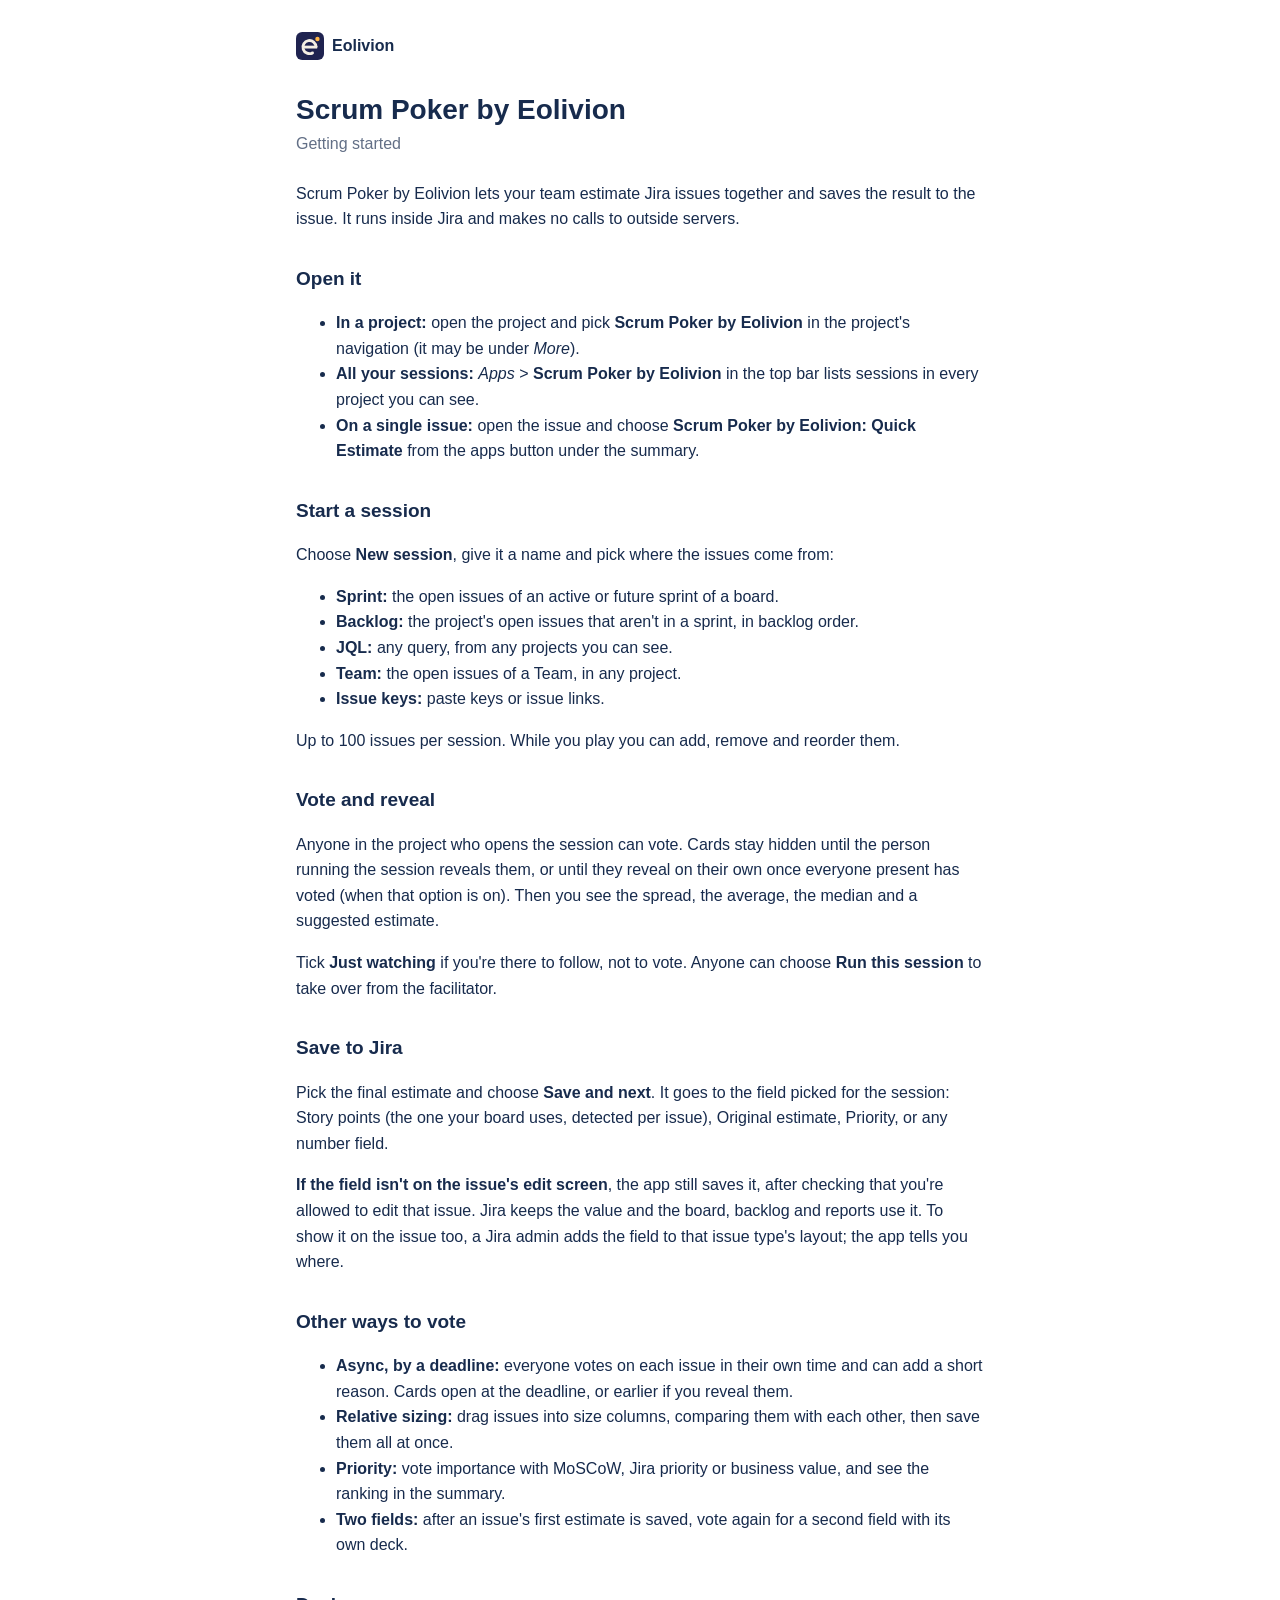
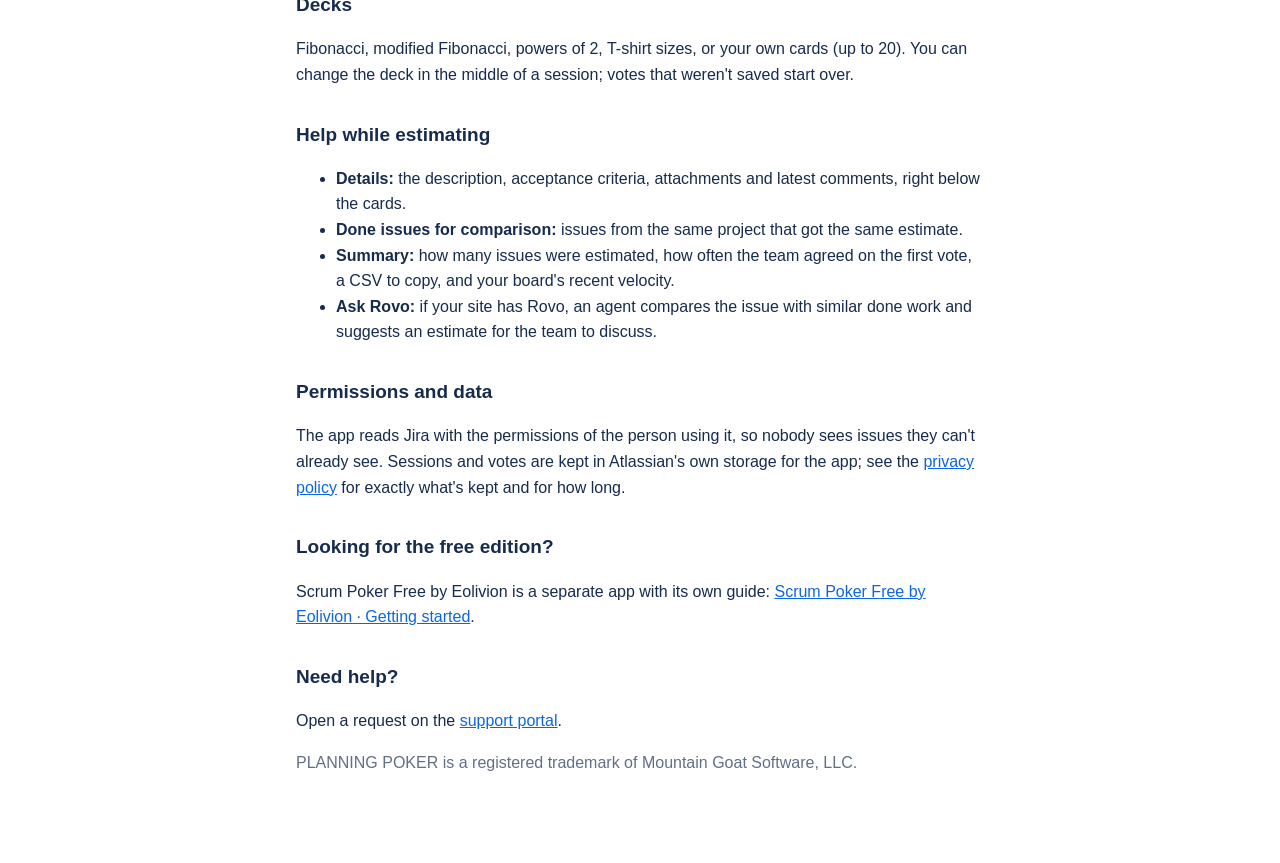
<file: scrum-poker/index.html>
<!doctype html>
<html lang="en">
<head>
<meta charset="utf-8">
<meta name="viewport" content="width=device-width, initial-scale=1">
<title>Scrum Poker by Eolivion · Getting started</title>
<link rel="icon" href="../eolivion-logo.svg" type="image/svg+xml">
<link rel="stylesheet" href="../style.css">
</head>
<body>
<main>
<p class="brand"><a href="../"><img src="../eolivion-logo.svg" alt="" width="28" height="28"> Eolivion</a></p>

<h1>Scrum Poker by Eolivion</h1>
<p class="meta">Getting started</p>

<p>Scrum Poker by Eolivion lets your team estimate Jira issues together and saves the result to the issue. It runs inside Jira and makes no calls to outside servers.</p>

<h2>Open it</h2>
<ul>
<li><strong>In a project:</strong> open the project and pick <strong>Scrum Poker by Eolivion</strong> in the project's navigation (it may be under <em>More</em>).</li>
<li><strong>All your sessions:</strong> <em>Apps</em> &gt; <strong>Scrum Poker by Eolivion</strong> in the top bar lists sessions in every project you can see.</li>
<li><strong>On a single issue:</strong> open the issue and choose <strong>Scrum Poker by Eolivion: Quick Estimate</strong> from the apps button under the summary.</li>
</ul>

<h2>Start a session</h2>
<p>Choose <strong>New session</strong>, give it a name and pick where the issues come from:</p>
<ul>
<li><strong>Sprint:</strong> the open issues of an active or future sprint of a board.</li>
<li><strong>Backlog:</strong> the project's open issues that aren't in a sprint, in backlog order.</li>
<li><strong>JQL:</strong> any query, from any projects you can see.</li>
<li><strong>Team:</strong> the open issues of a Team, in any project.</li>
<li><strong>Issue keys:</strong> paste keys or issue links.</li>
</ul>
<p>Up to 100 issues per session. While you play you can add, remove and reorder them.</p>

<h2>Vote and reveal</h2>
<p>Anyone in the project who opens the session can vote. Cards stay hidden until the person running the session reveals them, or until they reveal on their own once everyone present has voted (when that option is on). Then you see the spread, the average, the median and a suggested estimate.</p>
<p>Tick <strong>Just watching</strong> if you're there to follow, not to vote. Anyone can choose <strong>Run this session</strong> to take over from the facilitator.</p>

<h2>Save to Jira</h2>
<p>Pick the final estimate and choose <strong>Save and next</strong>. It goes to the field picked for the session: Story points (the one your board uses, detected per issue), Original estimate, Priority, or any number field.</p>
<p><strong>If the field isn't on the issue's edit screen</strong>, the app still saves it, after checking that you're allowed to edit that issue. Jira keeps the value and the board, backlog and reports use it. To show it on the issue too, a Jira admin adds the field to that issue type's layout; the app tells you where.</p>

<h2>Other ways to vote</h2>
<ul>
<li><strong>Async, by a deadline:</strong> everyone votes on each issue in their own time and can add a short reason. Cards open at the deadline, or earlier if you reveal them.</li>
<li><strong>Relative sizing:</strong> drag issues into size columns, comparing them with each other, then save them all at once.</li>
<li><strong>Priority:</strong> vote importance with MoSCoW, Jira priority or business value, and see the ranking in the summary.</li>
<li><strong>Two fields:</strong> after an issue's first estimate is saved, vote again for a second field with its own deck.</li>
</ul>

<h2>Decks</h2>
<p>Fibonacci, modified Fibonacci, powers of 2, T-shirt sizes, or your own cards (up to 20). You can change the deck in the middle of a session; votes that weren't saved start over.</p>

<h2>Help while estimating</h2>
<ul>
<li><strong>Details:</strong> the description, acceptance criteria, attachments and latest comments, right below the cards.</li>
<li><strong>Done issues for comparison:</strong> issues from the same project that got the same estimate.</li>
<li><strong>Summary:</strong> how many issues were estimated, how often the team agreed on the first vote, a CSV to copy, and your board's recent velocity.</li>
<li><strong>Ask Rovo:</strong> if your site has Rovo, an agent compares the issue with similar done work and suggests an estimate for the team to discuss.</li>
</ul>

<h2>Permissions and data</h2>
<p>The app reads Jira with the permissions of the person using it, so nobody sees issues they can't already see. Sessions and votes are kept in Atlassian's own storage for the app; see the <a href="../privacy/">privacy policy</a> for exactly what's kept and for how long.</p>

<h2>Looking for the free edition?</h2>
<p>Scrum Poker Free by Eolivion is a separate app with its own guide: <a href="../scrum-poker-free/">Scrum Poker Free by Eolivion · Getting started</a>.</p>

<h2>Need help?</h2>
<p>Open a request on the <a href="https://eolivion.atlassian.net/servicedesk/customer/portal/1">support portal</a>.</p>

<p class="meta">PLANNING POKER is a registered trademark of Mountain Goat Software, LLC.</p>
</main>
</body>
</html>
</file>
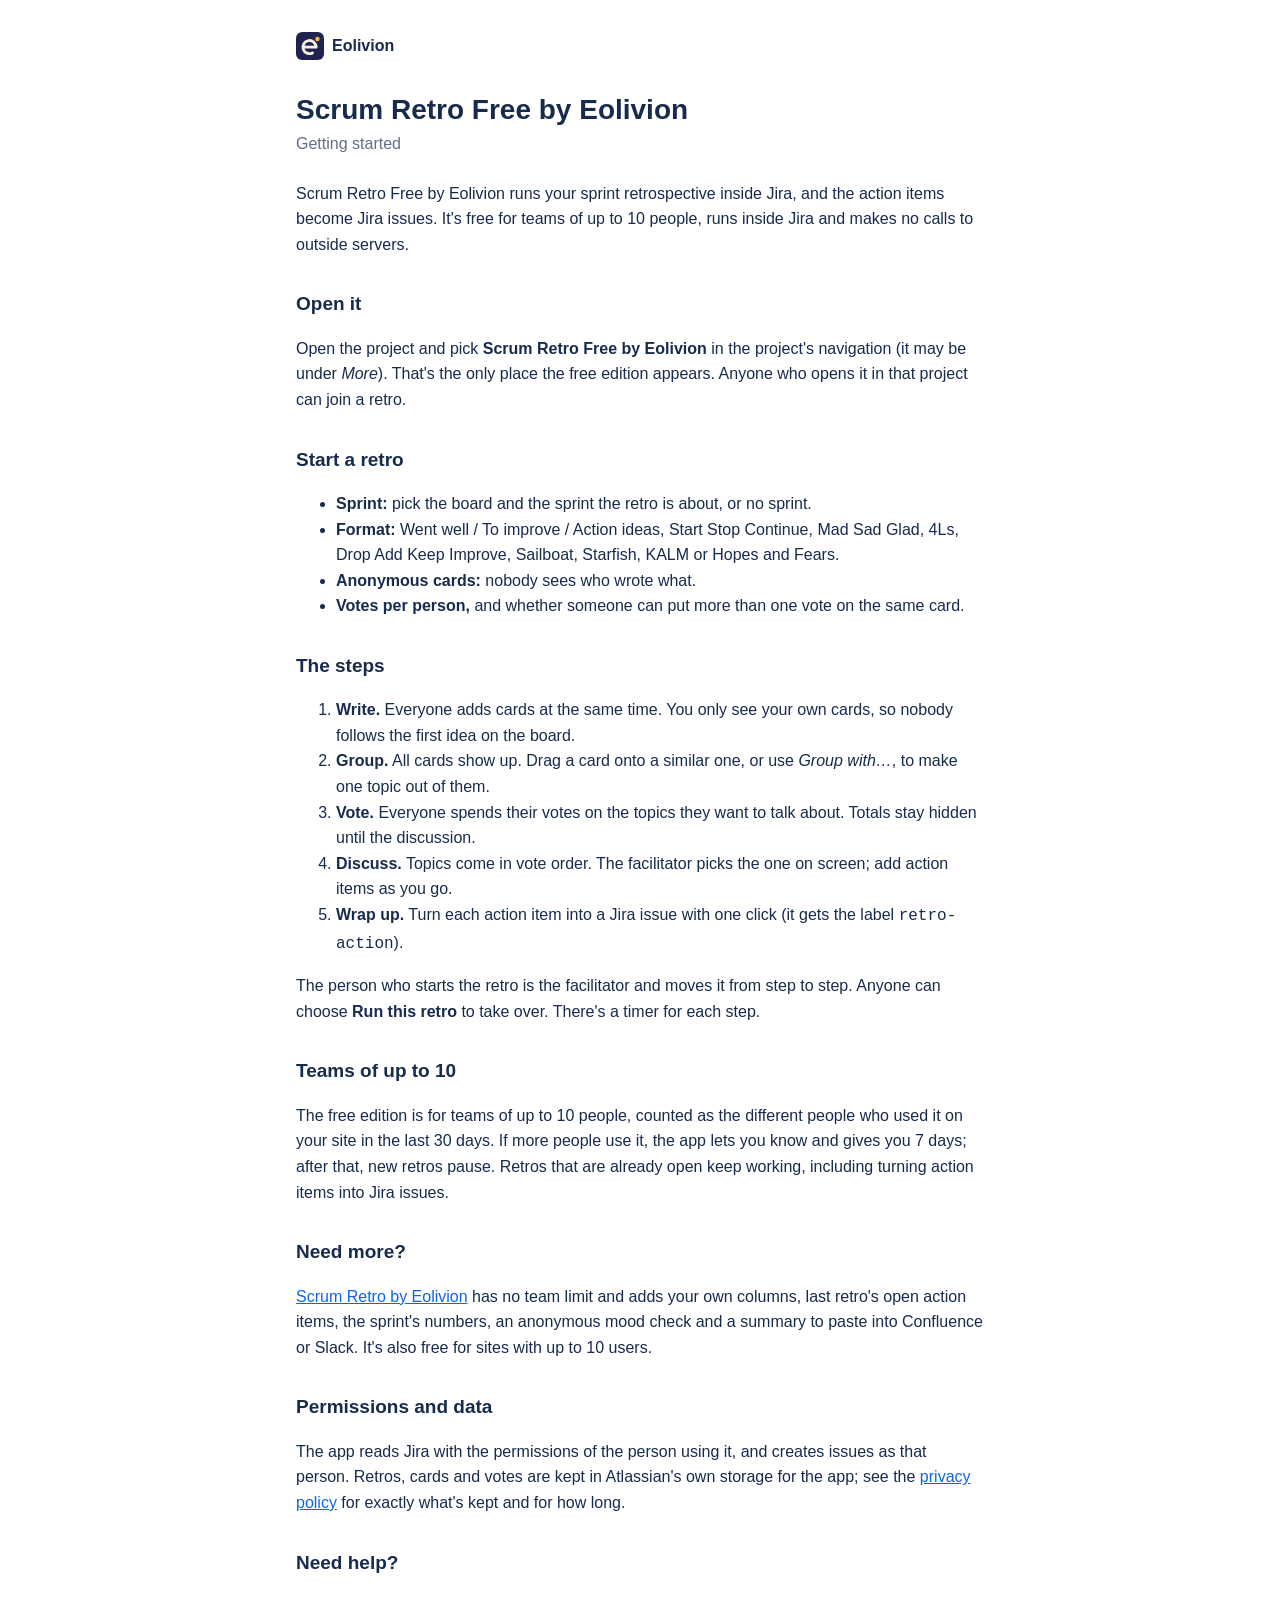
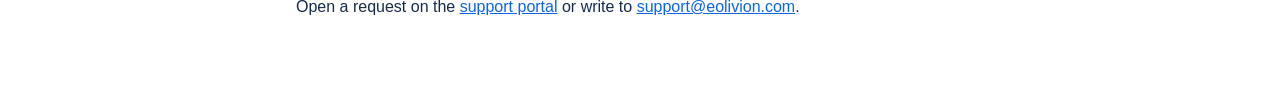
<file: scrum-retro-free/index.html>
<!doctype html>
<html lang="en">
<head>
<meta charset="utf-8">
<meta name="viewport" content="width=device-width, initial-scale=1">
<title>Scrum Retro Free by Eolivion · Getting started</title>
<link rel="icon" href="../eolivion-logo.svg" type="image/svg+xml">
<link rel="stylesheet" href="../style.css">
</head>
<body>
<main>
<p class="brand"><a href="../"><img src="../eolivion-logo.svg" alt="" width="28" height="28"> Eolivion</a></p>

<h1>Scrum Retro Free by Eolivion</h1>
<p class="meta">Getting started</p>

<p>Scrum Retro Free by Eolivion runs your sprint retrospective inside Jira, and the action items become Jira issues. It's free for teams of up to 10 people, runs inside Jira and makes no calls to outside servers.</p>

<h2>Open it</h2>
<p>Open the project and pick <strong>Scrum Retro Free by Eolivion</strong> in the project's navigation (it may be under <em>More</em>). That's the only place the free edition appears. Anyone who opens it in that project can join a retro.</p>

<h2>Start a retro</h2>
<ul>
<li><strong>Sprint:</strong> pick the board and the sprint the retro is about, or no sprint.</li>
<li><strong>Format:</strong> Went well / To improve / Action ideas, Start Stop Continue, Mad Sad Glad, 4Ls, Drop Add Keep Improve, Sailboat, Starfish, KALM or Hopes and Fears.</li>
<li><strong>Anonymous cards:</strong> nobody sees who wrote what.</li>
<li><strong>Votes per person,</strong> and whether someone can put more than one vote on the same card.</li>
</ul>

<h2>The steps</h2>
<ol>
<li><strong>Write.</strong> Everyone adds cards at the same time. You only see your own cards, so nobody follows the first idea on the board.</li>
<li><strong>Group.</strong> All cards show up. Drag a card onto a similar one, or use <em>Group with…</em>, to make one topic out of them.</li>
<li><strong>Vote.</strong> Everyone spends their votes on the topics they want to talk about. Totals stay hidden until the discussion.</li>
<li><strong>Discuss.</strong> Topics come in vote order. The facilitator picks the one on screen; add action items as you go.</li>
<li><strong>Wrap up.</strong> Turn each action item into a Jira issue with one click (it gets the label <code>retro-action</code>).</li>
</ol>
<p>The person who starts the retro is the facilitator and moves it from step to step. Anyone can choose <strong>Run this retro</strong> to take over. There's a timer for each step.</p>

<h2>Teams of up to 10</h2>
<p>The free edition is for teams of up to 10 people, counted as the different people who used it on your site in the last 30 days. If more people use it, the app lets you know and gives you 7 days; after that, new retros pause. Retros that are already open keep working, including turning action items into Jira issues.</p>

<h2>Need more?</h2>
<p><a href="../scrum-retro/">Scrum Retro by Eolivion</a> has no team limit and adds your own columns, last retro's open action items, the sprint's numbers, an anonymous mood check and a summary to paste into Confluence or Slack. It's also free for sites with up to 10 users.</p>

<h2>Permissions and data</h2>
<p>The app reads Jira with the permissions of the person using it, and creates issues as that person. Retros, cards and votes are kept in Atlassian's own storage for the app; see the <a href="../privacy/">privacy policy</a> for exactly what's kept and for how long.</p>

<h2>Need help?</h2>
<p>Open a request on the <a href="https://eolivion.atlassian.net/servicedesk/customer/portal/1">support portal</a> or write to <a href="mailto:support@eolivion.com">support@eolivion.com</a>.</p>
</main>
</body>
</html>
</file>
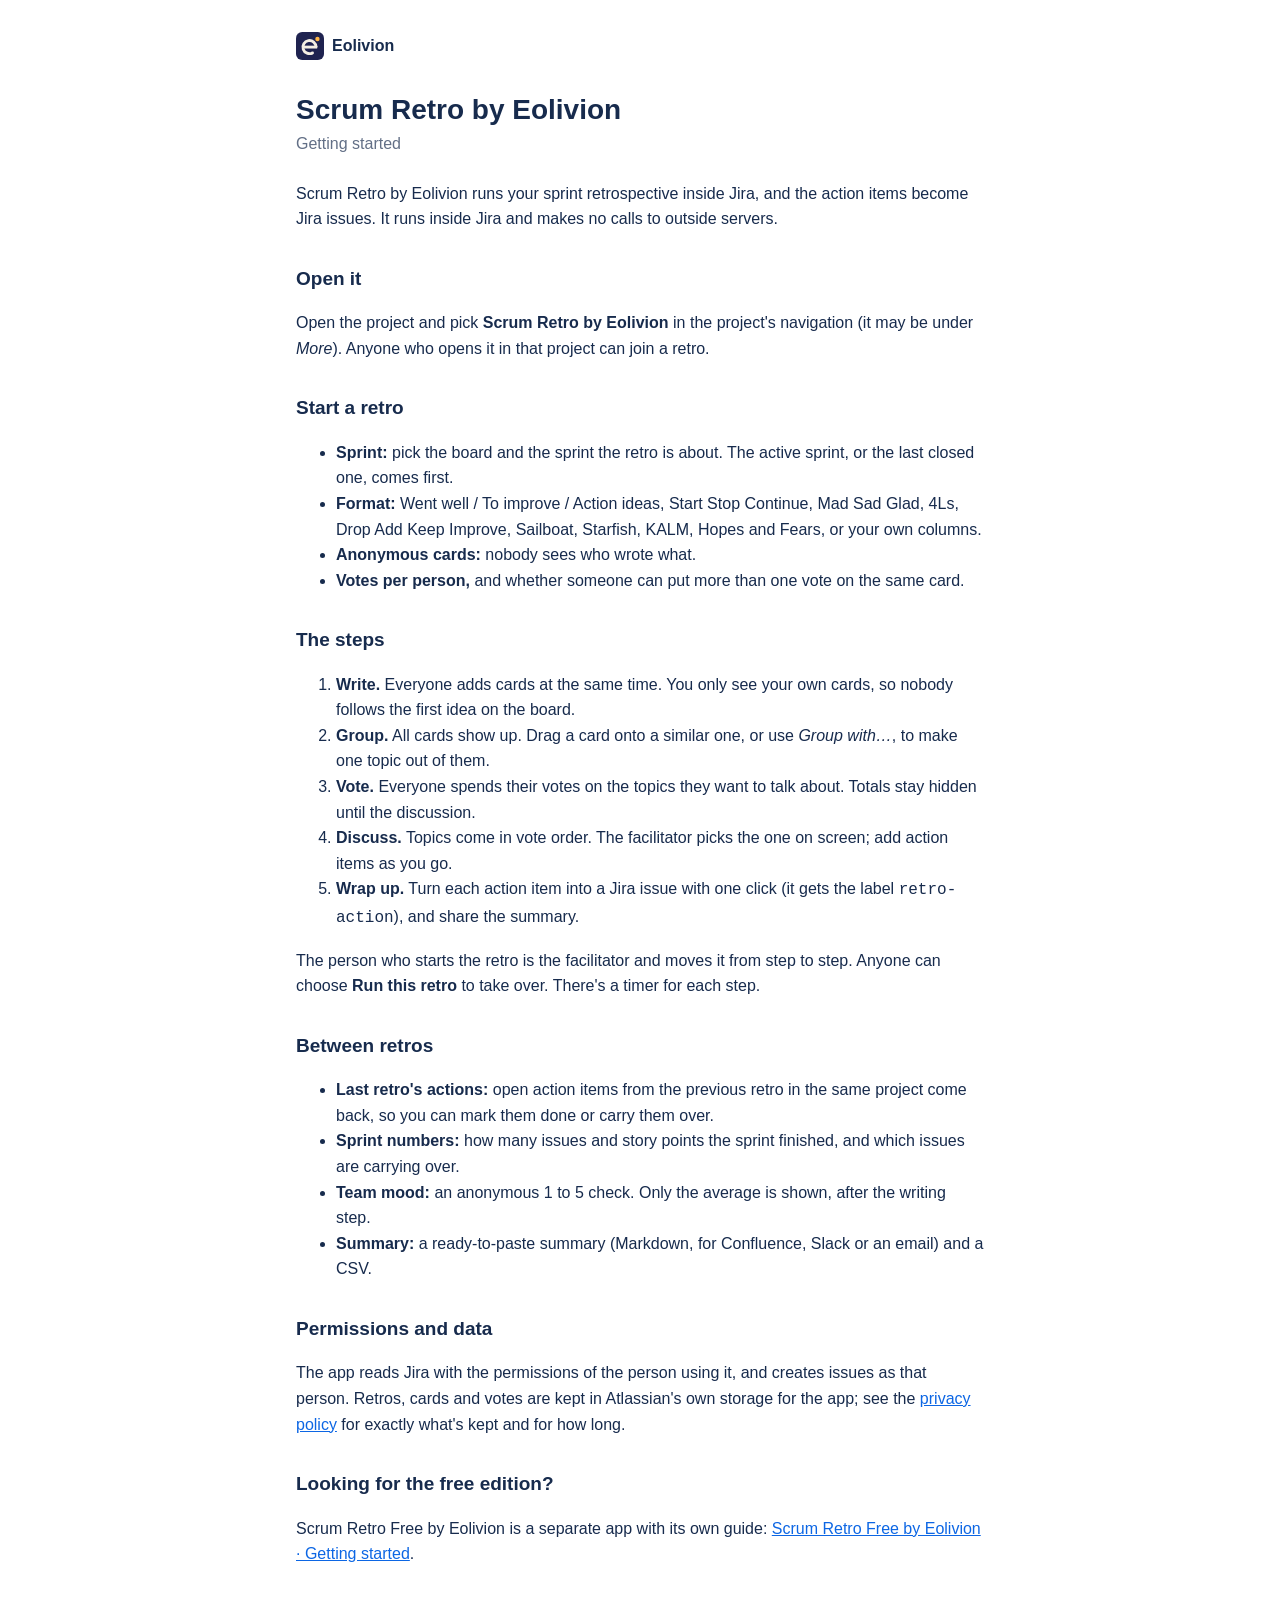
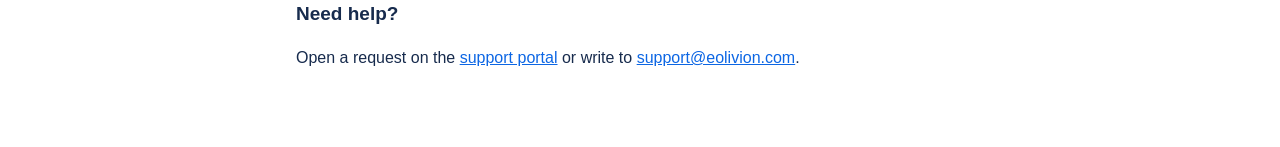
<file: scrum-retro/index.html>
<!doctype html>
<html lang="en">
<head>
<meta charset="utf-8">
<meta name="viewport" content="width=device-width, initial-scale=1">
<title>Scrum Retro by Eolivion · Getting started</title>
<link rel="icon" href="../eolivion-logo.svg" type="image/svg+xml">
<link rel="stylesheet" href="../style.css">
</head>
<body>
<main>
<p class="brand"><a href="../"><img src="../eolivion-logo.svg" alt="" width="28" height="28"> Eolivion</a></p>

<h1>Scrum Retro by Eolivion</h1>
<p class="meta">Getting started</p>

<p>Scrum Retro by Eolivion runs your sprint retrospective inside Jira, and the action items become Jira issues. It runs inside Jira and makes no calls to outside servers.</p>

<h2>Open it</h2>
<p>Open the project and pick <strong>Scrum Retro by Eolivion</strong> in the project's navigation (it may be under <em>More</em>). Anyone who opens it in that project can join a retro.</p>

<h2>Start a retro</h2>
<ul>
<li><strong>Sprint:</strong> pick the board and the sprint the retro is about. The active sprint, or the last closed one, comes first.</li>
<li><strong>Format:</strong> Went well / To improve / Action ideas, Start Stop Continue, Mad Sad Glad, 4Ls, Drop Add Keep Improve, Sailboat, Starfish, KALM, Hopes and Fears, or your own columns.</li>
<li><strong>Anonymous cards:</strong> nobody sees who wrote what.</li>
<li><strong>Votes per person,</strong> and whether someone can put more than one vote on the same card.</li>
</ul>

<h2>The steps</h2>
<ol>
<li><strong>Write.</strong> Everyone adds cards at the same time. You only see your own cards, so nobody follows the first idea on the board.</li>
<li><strong>Group.</strong> All cards show up. Drag a card onto a similar one, or use <em>Group with…</em>, to make one topic out of them.</li>
<li><strong>Vote.</strong> Everyone spends their votes on the topics they want to talk about. Totals stay hidden until the discussion.</li>
<li><strong>Discuss.</strong> Topics come in vote order. The facilitator picks the one on screen; add action items as you go.</li>
<li><strong>Wrap up.</strong> Turn each action item into a Jira issue with one click (it gets the label <code>retro-action</code>), and share the summary.</li>
</ol>
<p>The person who starts the retro is the facilitator and moves it from step to step. Anyone can choose <strong>Run this retro</strong> to take over. There's a timer for each step.</p>

<h2>Between retros</h2>
<ul>
<li><strong>Last retro's actions:</strong> open action items from the previous retro in the same project come back, so you can mark them done or carry them over.</li>
<li><strong>Sprint numbers:</strong> how many issues and story points the sprint finished, and which issues are carrying over.</li>
<li><strong>Team mood:</strong> an anonymous 1 to 5 check. Only the average is shown, after the writing step.</li>
<li><strong>Summary:</strong> a ready-to-paste summary (Markdown, for Confluence, Slack or an email) and a CSV.</li>
</ul>

<h2>Permissions and data</h2>
<p>The app reads Jira with the permissions of the person using it, and creates issues as that person. Retros, cards and votes are kept in Atlassian's own storage for the app; see the <a href="../privacy/">privacy policy</a> for exactly what's kept and for how long.</p>

<h2>Looking for the free edition?</h2>
<p>Scrum Retro Free by Eolivion is a separate app with its own guide: <a href="../scrum-retro-free/">Scrum Retro Free by Eolivion · Getting started</a>.</p>

<h2>Need help?</h2>
<p>Open a request on the <a href="https://eolivion.atlassian.net/servicedesk/customer/portal/1">support portal</a> or write to <a href="mailto:support@eolivion.com">support@eolivion.com</a>.</p>
</main>
</body>
</html>
</file>
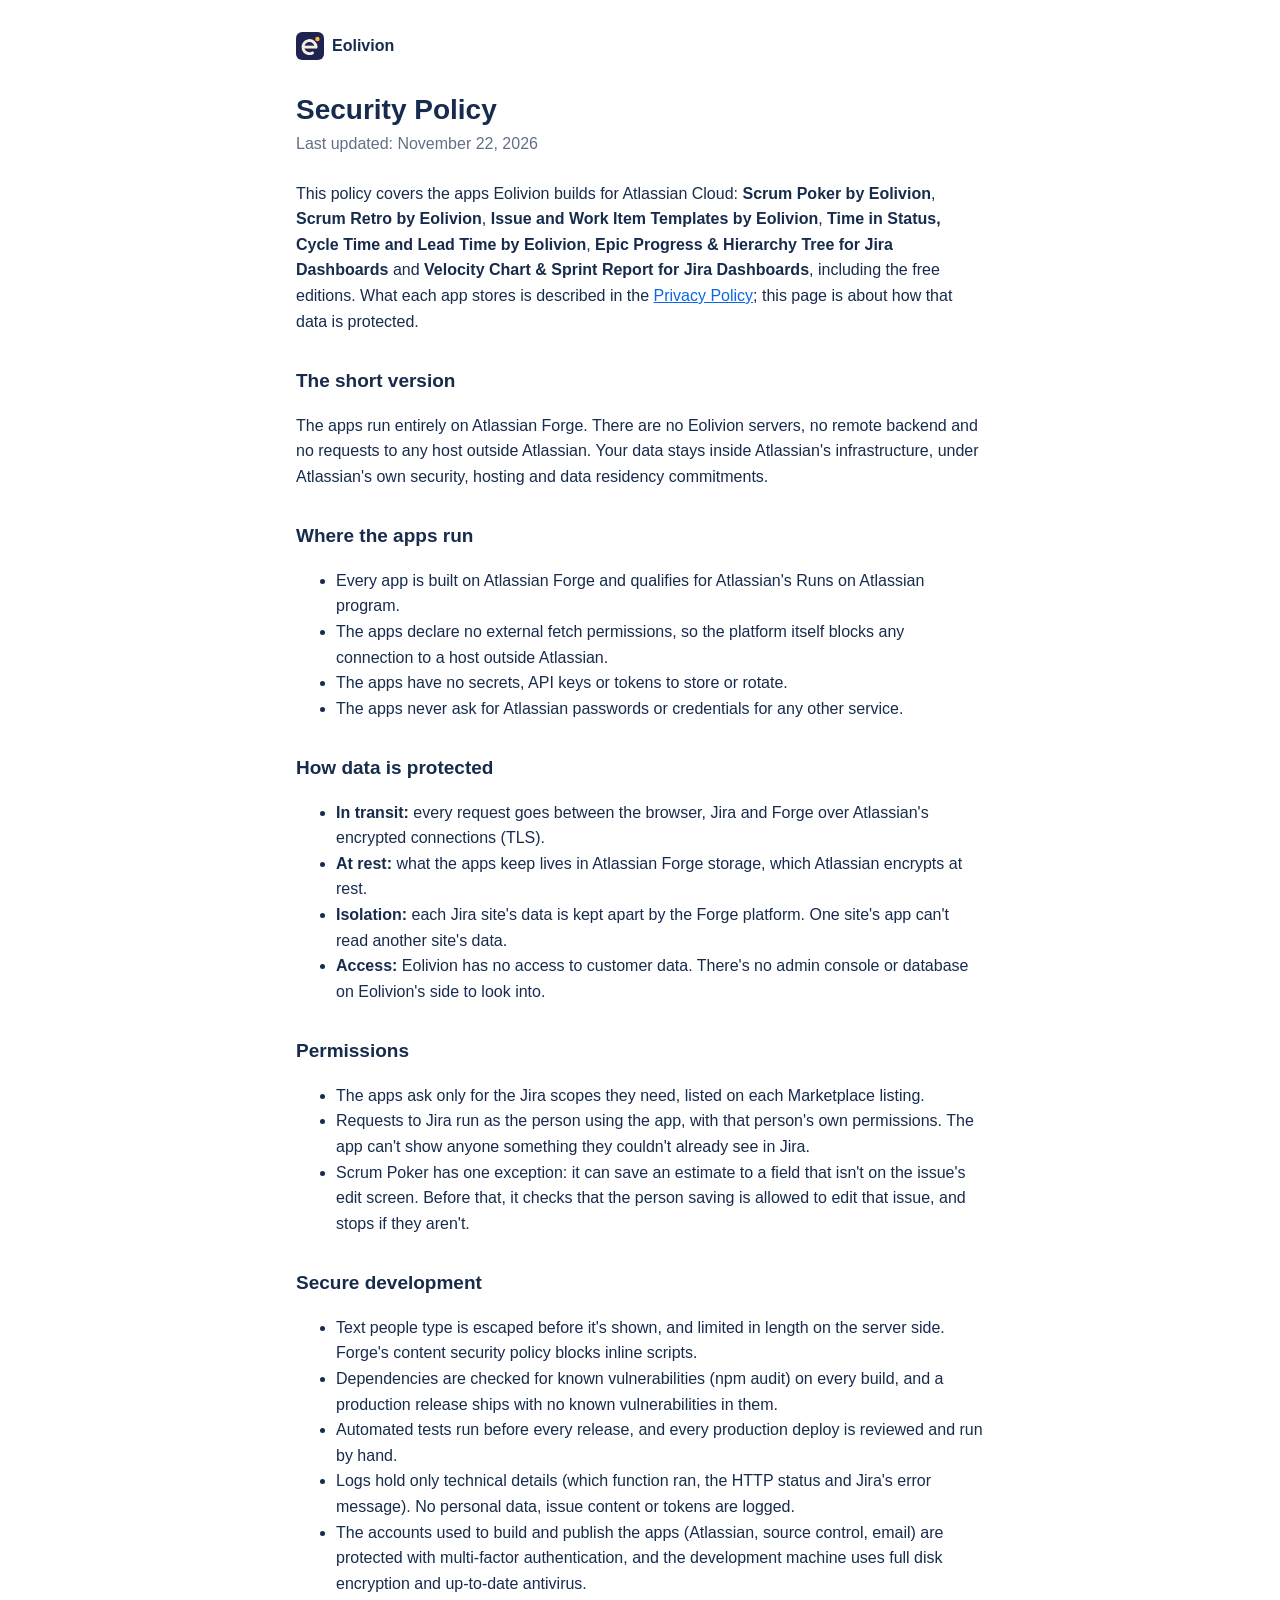
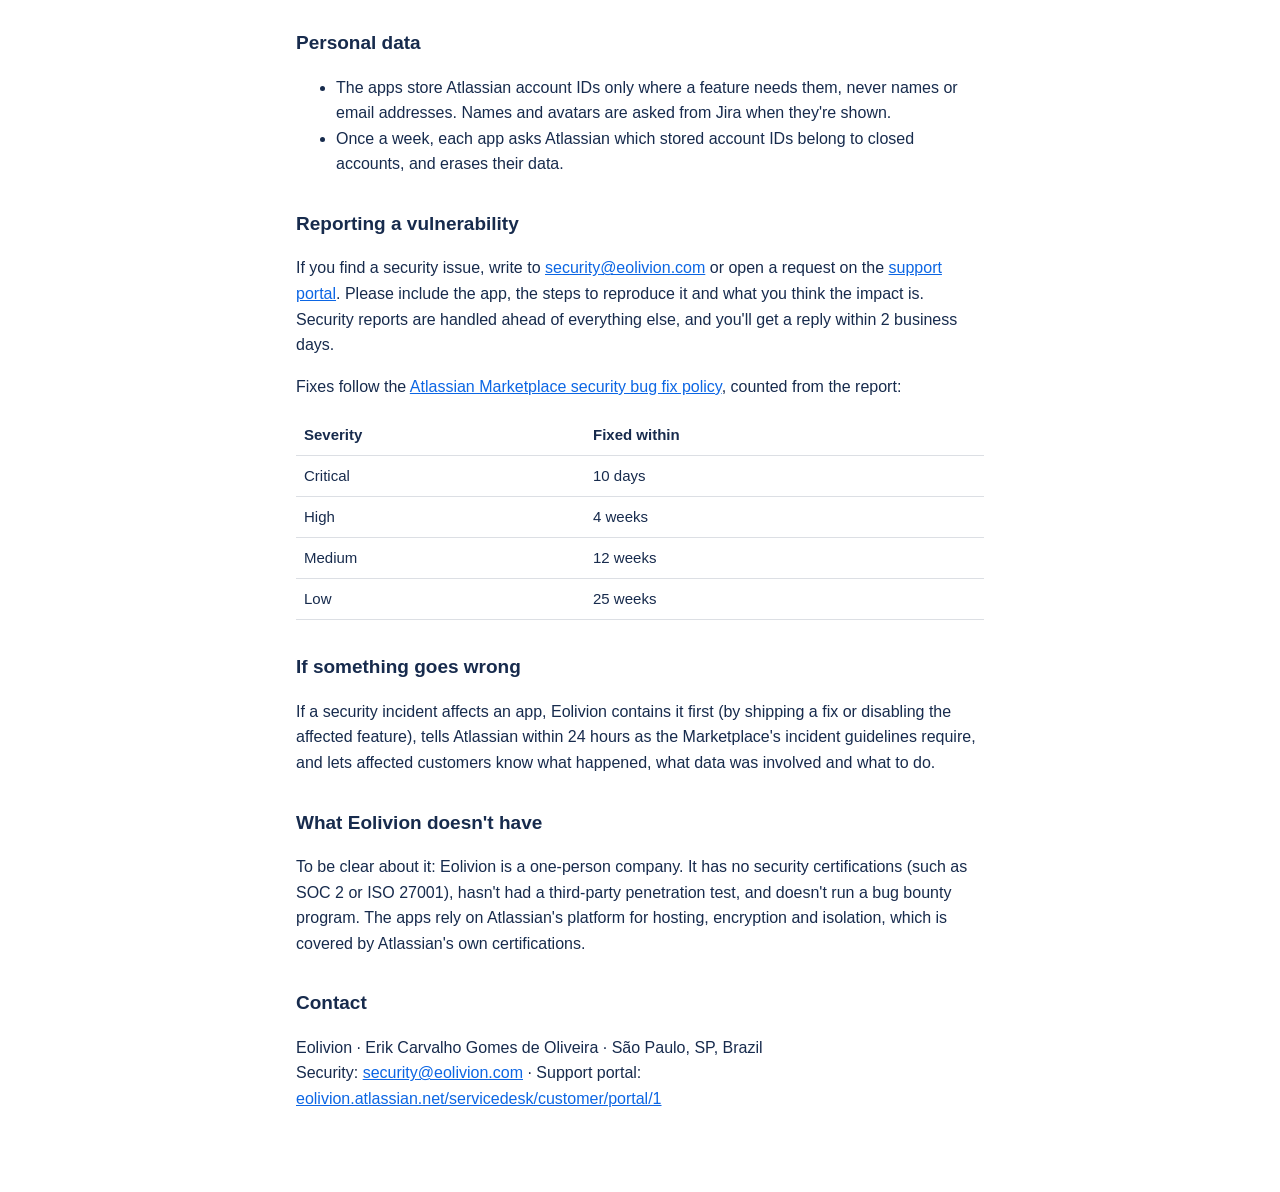
<file: security/index.html>
<!doctype html>
<html lang="en">
<head>
<meta charset="utf-8">
<meta name="viewport" content="width=device-width, initial-scale=1">
<title>Security Policy · Eolivion</title>
<link rel="icon" href="../eolivion-logo.svg" type="image/svg+xml">
<link rel="stylesheet" href="../style.css">
</head>
<body>
<main>
<p class="brand"><a href="../"><img src="../eolivion-logo.svg" alt="" width="28" height="28"> Eolivion</a></p>

<h1>Security Policy</h1>
<p class="meta">Last updated: November 22, 2026</p>

<p>This policy covers the apps Eolivion builds for Atlassian Cloud: <strong>Scrum Poker by Eolivion</strong>, <strong>Scrum Retro by Eolivion</strong>, <strong>Issue and Work Item Templates by Eolivion</strong>, <strong>Time in Status, Cycle Time and Lead Time by Eolivion</strong>, <strong>Epic Progress &amp; Hierarchy Tree for Jira Dashboards</strong> and <strong>Velocity Chart &amp; Sprint Report for Jira Dashboards</strong>, including the free editions. What each app stores is described in the <a href="../privacy/">Privacy Policy</a>; this page is about how that data is protected.</p>

<h2>The short version</h2>
<p>The apps run entirely on Atlassian Forge. There are no Eolivion servers, no remote backend and no requests to any host outside Atlassian. Your data stays inside Atlassian's infrastructure, under Atlassian's own security, hosting and data residency commitments.</p>

<h2>Where the apps run</h2>
<ul>
<li>Every app is built on Atlassian Forge and qualifies for Atlassian's Runs on Atlassian program.</li>
<li>The apps declare no external fetch permissions, so the platform itself blocks any connection to a host outside Atlassian.</li>
<li>The apps have no secrets, API keys or tokens to store or rotate.</li>
<li>The apps never ask for Atlassian passwords or credentials for any other service.</li>
</ul>

<h2>How data is protected</h2>
<ul>
<li><strong>In transit:</strong> every request goes between the browser, Jira and Forge over Atlassian's encrypted connections (TLS).</li>
<li><strong>At rest:</strong> what the apps keep lives in Atlassian Forge storage, which Atlassian encrypts at rest.</li>
<li><strong>Isolation:</strong> each Jira site's data is kept apart by the Forge platform. One site's app can't read another site's data.</li>
<li><strong>Access:</strong> Eolivion has no access to customer data. There's no admin console or database on Eolivion's side to look into.</li>
</ul>

<h2>Permissions</h2>
<ul>
<li>The apps ask only for the Jira scopes they need, listed on each Marketplace listing.</li>
<li>Requests to Jira run as the person using the app, with that person's own permissions. The app can't show anyone something they couldn't already see in Jira.</li>
<li>Scrum Poker has one exception: it can save an estimate to a field that isn't on the issue's edit screen. Before that, it checks that the person saving is allowed to edit that issue, and stops if they aren't.</li>
</ul>

<h2>Secure development</h2>
<ul>
<li>Text people type is escaped before it's shown, and limited in length on the server side. Forge's content security policy blocks inline scripts.</li>
<li>Dependencies are checked for known vulnerabilities (npm audit) on every build, and a production release ships with no known vulnerabilities in them.</li>
<li>Automated tests run before every release, and every production deploy is reviewed and run by hand.</li>
<li>Logs hold only technical details (which function ran, the HTTP status and Jira's error message). No personal data, issue content or tokens are logged.</li>
<li>The accounts used to build and publish the apps (Atlassian, source control, email) are protected with multi-factor authentication, and the development machine uses full disk encryption and up-to-date antivirus.</li>
</ul>

<h2>Personal data</h2>
<ul>
<li>The apps store Atlassian account IDs only where a feature needs them, never names or email addresses. Names and avatars are asked from Jira when they're shown.</li>
<li>Once a week, each app asks Atlassian which stored account IDs belong to closed accounts, and erases their data.</li>
</ul>

<h2>Reporting a vulnerability</h2>
<p>If you find a security issue, write to <a href="mailto:security@eolivion.com">security@eolivion.com</a> or open a request on the <a href="https://eolivion.atlassian.net/servicedesk/customer/portal/1">support portal</a>. Please include the app, the steps to reproduce it and what you think the impact is. Security reports are handled ahead of everything else, and you'll get a reply within 2 business days.</p>
<p>Fixes follow the <a href="https://developer.atlassian.com/platform/marketplace/security-bugfix-policy/">Atlassian Marketplace security bug fix policy</a>, counted from the report:</p>
<div class="table">
<table>
<thead><tr><th>Severity</th><th>Fixed within</th></tr></thead>
<tbody>
<tr><td>Critical</td><td>10 days</td></tr>
<tr><td>High</td><td>4 weeks</td></tr>
<tr><td>Medium</td><td>12 weeks</td></tr>
<tr><td>Low</td><td>25 weeks</td></tr>
</tbody>
</table>
</div>

<h2>If something goes wrong</h2>
<p>If a security incident affects an app, Eolivion contains it first (by shipping a fix or disabling the affected feature), tells Atlassian within 24 hours as the Marketplace's incident guidelines require, and lets affected customers know what happened, what data was involved and what to do.</p>

<h2>What Eolivion doesn't have</h2>
<p>To be clear about it: Eolivion is a one-person company. It has no security certifications (such as SOC 2 or ISO 27001), hasn't had a third-party penetration test, and doesn't run a bug bounty program. The apps rely on Atlassian's platform for hosting, encryption and isolation, which is covered by Atlassian's own certifications.</p>

<h2>Contact</h2>
<p>Eolivion · Erik Carvalho Gomes de Oliveira · São Paulo, SP, Brazil<br>
Security: <a href="mailto:security@eolivion.com">security@eolivion.com</a> · Support portal: <a href="https://eolivion.atlassian.net/servicedesk/customer/portal/1">eolivion.atlassian.net/servicedesk/customer/portal/1</a></p>
</main>
</body>
</html>
</file>
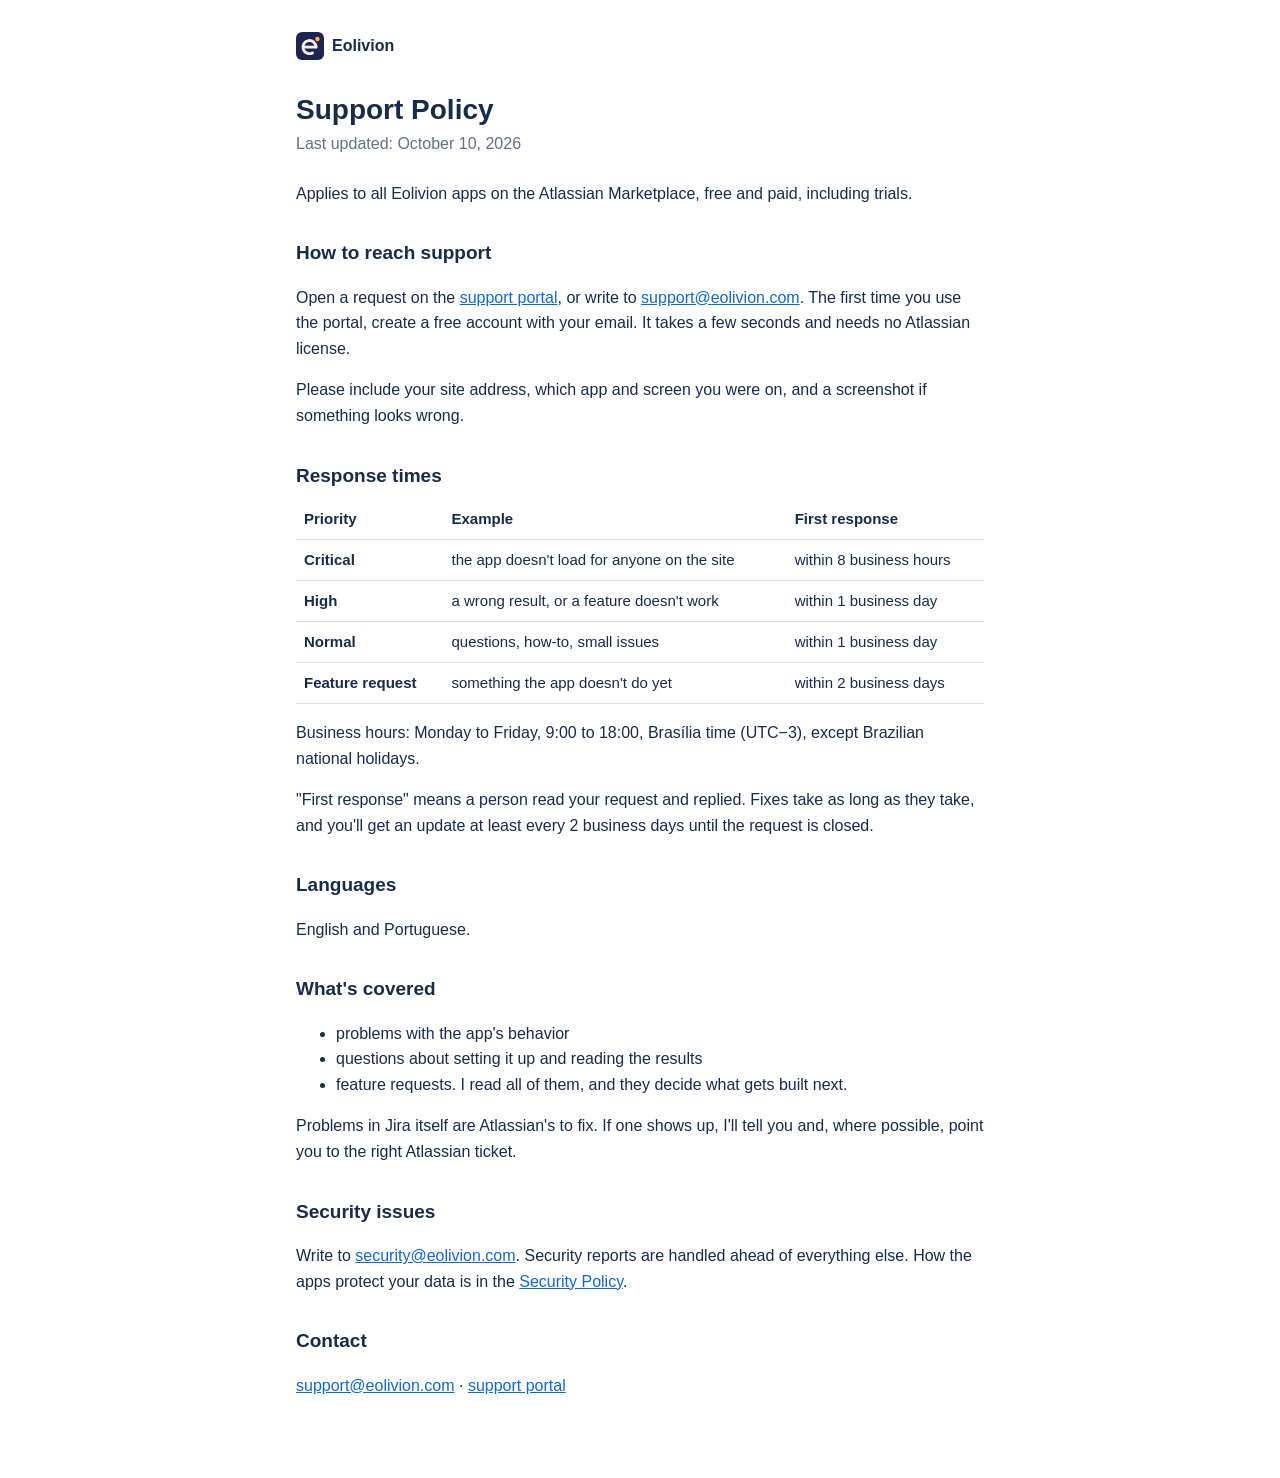
<file: support/index.html>
<!doctype html>
<html lang="en">
<head>
<meta charset="utf-8">
<meta name="viewport" content="width=device-width, initial-scale=1">
<title>Support Policy · Eolivion</title>
<link rel="icon" href="../eolivion-logo.svg" type="image/svg+xml">
<link rel="stylesheet" href="../style.css">
</head>
<body>
<main>
<p class="brand"><a href="../"><img src="../eolivion-logo.svg" alt="" width="28" height="28"> Eolivion</a></p>

<h1>Support Policy</h1>
<p class="meta">Last updated: October 10, 2026</p>

<p>Applies to all Eolivion apps on the Atlassian Marketplace, free and paid, including trials.</p>

<h2>How to reach support</h2>
<p>Open a request on the <a href="https://eolivion.atlassian.net/servicedesk/customer/portal/1">support portal</a>, or write to <a href="mailto:support@eolivion.com">support@eolivion.com</a>. The first time you use the portal, create a free account with your email. It takes a few seconds and needs no Atlassian license.</p>
<p>Please include your site address, which app and screen you were on, and a screenshot if something looks wrong.</p>

<h2>Response times</h2>
<table>
<tr><th>Priority</th><th>Example</th><th>First response</th></tr>
<tr><td><strong>Critical</strong></td><td>the app doesn't load for anyone on the site</td><td>within 8 business hours</td></tr>
<tr><td><strong>High</strong></td><td>a wrong result, or a feature doesn't work</td><td>within 1 business day</td></tr>
<tr><td><strong>Normal</strong></td><td>questions, how-to, small issues</td><td>within 1 business day</td></tr>
<tr><td><strong>Feature request</strong></td><td>something the app doesn't do yet</td><td>within 2 business days</td></tr>
</table>
<p>Business hours: Monday to Friday, 9:00 to 18:00, Brasília time (UTC−3), except Brazilian national holidays.</p>
<p>"First response" means a person read your request and replied. Fixes take as long as they take, and you'll get an update at least every 2 business days until the request is closed.</p>

<h2>Languages</h2>
<p>English and Portuguese.</p>

<h2>What's covered</h2>
<ul>
<li>problems with the app's behavior</li>
<li>questions about setting it up and reading the results</li>
<li>feature requests. I read all of them, and they decide what gets built next.</li>
</ul>
<p>Problems in Jira itself are Atlassian's to fix. If one shows up, I'll tell you and, where possible, point you to the right Atlassian ticket.</p>

<h2>Security issues</h2>
<p>Write to <a href="mailto:security@eolivion.com">security@eolivion.com</a>. Security reports are handled ahead of everything else. How the apps protect your data is in the <a href="../security/">Security Policy</a>.</p>

<h2>Contact</h2>
<p><a href="mailto:support@eolivion.com">support@eolivion.com</a> · <a href="https://eolivion.atlassian.net/servicedesk/customer/portal/1">support portal</a></p>
</main>
</body>
</html>
</file>
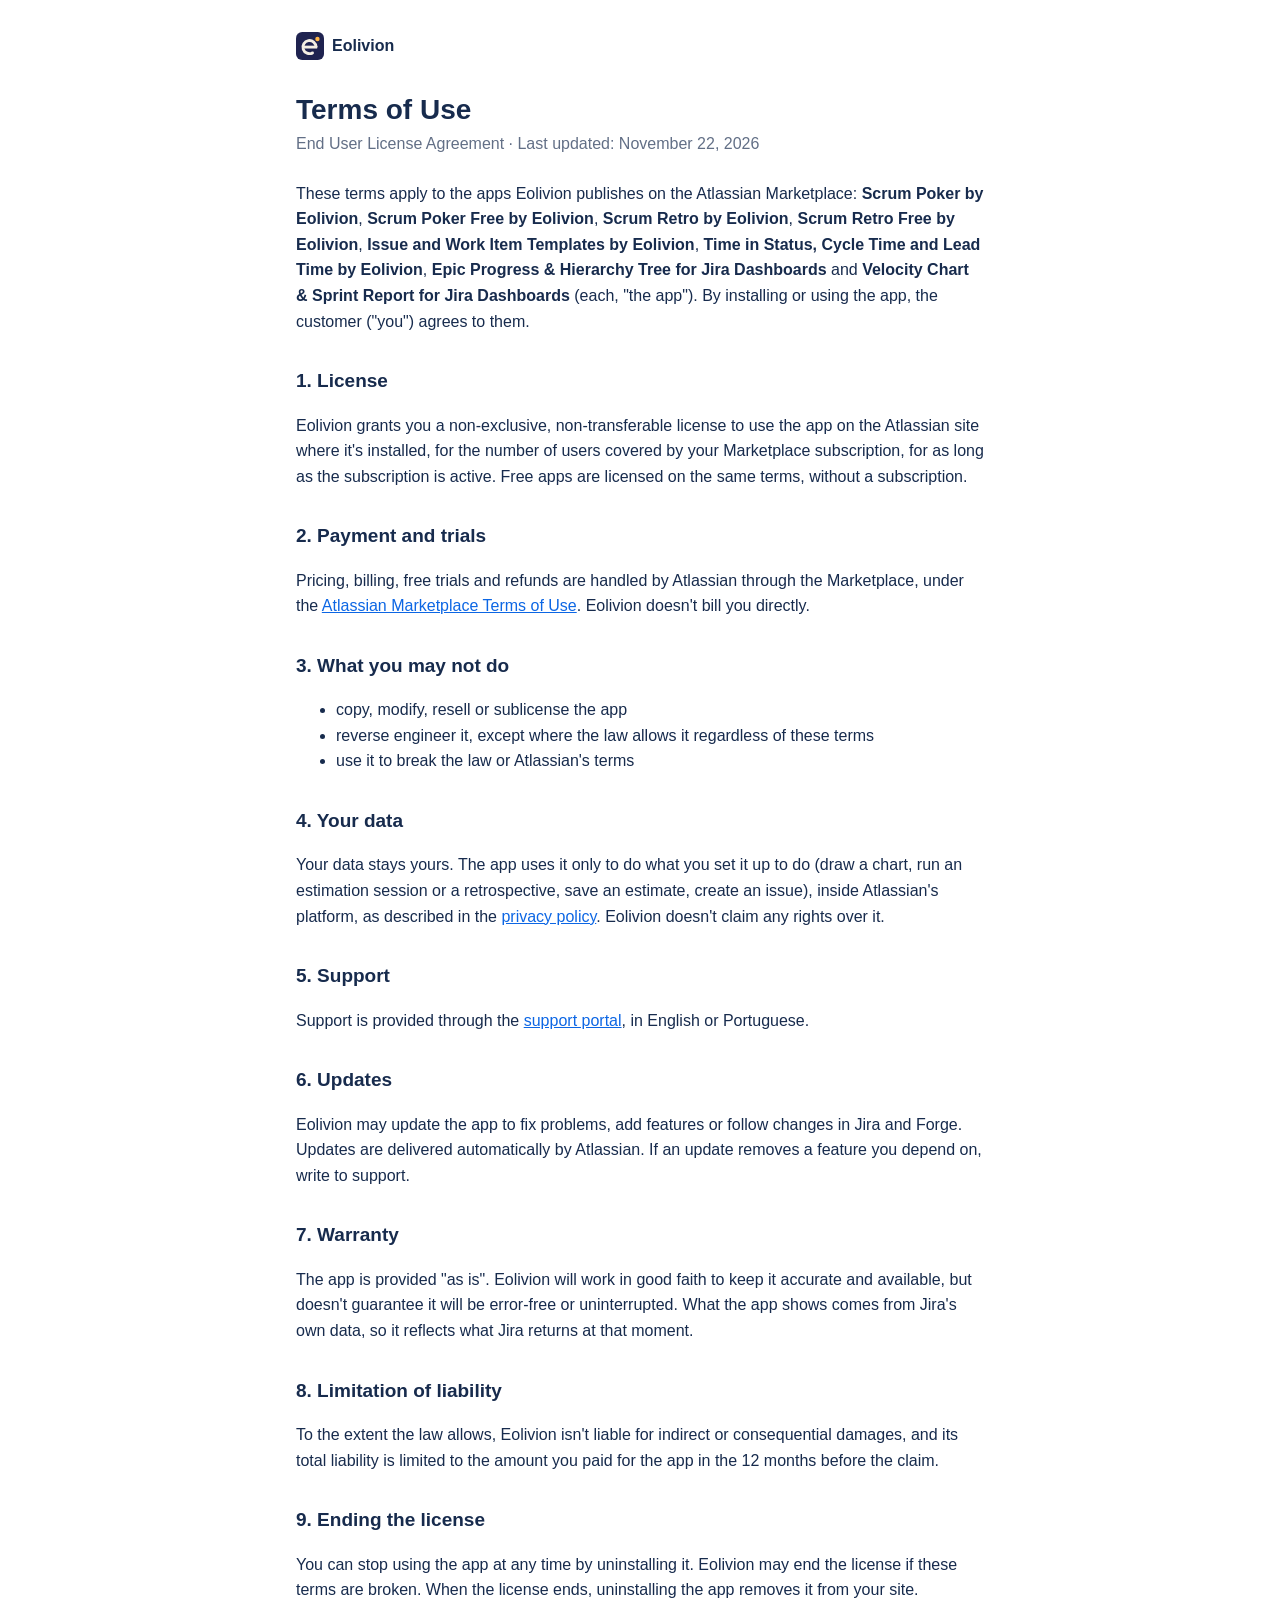
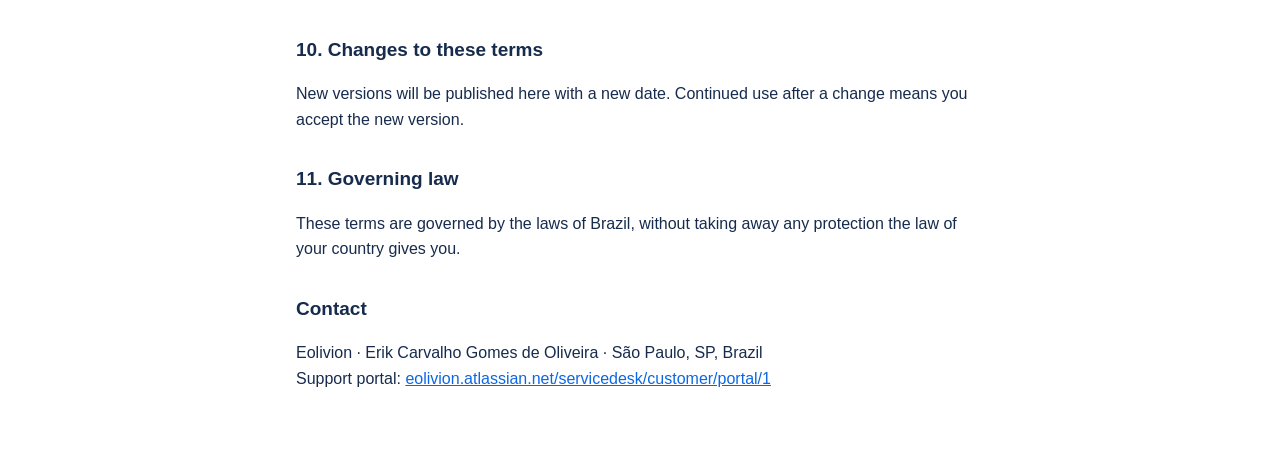
<file: terms/index.html>
<!doctype html>
<html lang="en">
<head>
<meta charset="utf-8">
<meta name="viewport" content="width=device-width, initial-scale=1">
<title>Terms of Use · Eolivion</title>
<link rel="icon" href="../eolivion-logo.svg" type="image/svg+xml">
<link rel="stylesheet" href="../style.css">
</head>
<body>
<main>
<p class="brand"><a href="../"><img src="../eolivion-logo.svg" alt="" width="28" height="28"> Eolivion</a></p>

<h1>Terms of Use</h1>
<p class="meta">End User License Agreement · Last updated: November 22, 2026</p>

<p>These terms apply to the apps Eolivion publishes on the Atlassian Marketplace: <strong>Scrum Poker by Eolivion</strong>, <strong>Scrum Poker Free by Eolivion</strong>, <strong>Scrum Retro by Eolivion</strong>, <strong>Scrum Retro Free by Eolivion</strong>, <strong>Issue and Work Item Templates by Eolivion</strong>, <strong>Time in Status, Cycle Time and Lead Time by Eolivion</strong>, <strong>Epic Progress &amp; Hierarchy Tree for Jira Dashboards</strong> and <strong>Velocity Chart &amp; Sprint Report for Jira Dashboards</strong> (each, "the app"). By installing or using the app, the customer ("you") agrees to them.</p>

<h2>1. License</h2>
<p>Eolivion grants you a non-exclusive, non-transferable license to use the app on the Atlassian site where it's installed, for the number of users covered by your Marketplace subscription, for as long as the subscription is active. Free apps are licensed on the same terms, without a subscription.</p>

<h2>2. Payment and trials</h2>
<p>Pricing, billing, free trials and refunds are handled by Atlassian through the Marketplace, under the <a href="https://www.atlassian.com/licensing/marketplace/termsofuse">Atlassian Marketplace Terms of Use</a>. Eolivion doesn't bill you directly.</p>

<h2>3. What you may not do</h2>
<ul>
<li>copy, modify, resell or sublicense the app</li>
<li>reverse engineer it, except where the law allows it regardless of these terms</li>
<li>use it to break the law or Atlassian's terms</li>
</ul>

<h2>4. Your data</h2>
<p>Your data stays yours. The app uses it only to do what you set it up to do (draw a chart, run an estimation session or a retrospective, save an estimate, create an issue), inside Atlassian's platform, as described in the <a href="../privacy/">privacy policy</a>. Eolivion doesn't claim any rights over it.</p>

<h2>5. Support</h2>
<p>Support is provided through the <a href="https://eolivion.atlassian.net/servicedesk/customer/portal/1">support portal</a>, in English or Portuguese.</p>

<h2>6. Updates</h2>
<p>Eolivion may update the app to fix problems, add features or follow changes in Jira and Forge. Updates are delivered automatically by Atlassian. If an update removes a feature you depend on, write to support.</p>

<h2>7. Warranty</h2>
<p>The app is provided "as is". Eolivion will work in good faith to keep it accurate and available, but doesn't guarantee it will be error-free or uninterrupted. What the app shows comes from Jira's own data, so it reflects what Jira returns at that moment.</p>

<h2>8. Limitation of liability</h2>
<p>To the extent the law allows, Eolivion isn't liable for indirect or consequential damages, and its total liability is limited to the amount you paid for the app in the 12 months before the claim.</p>

<h2>9. Ending the license</h2>
<p>You can stop using the app at any time by uninstalling it. Eolivion may end the license if these terms are broken. When the license ends, uninstalling the app removes it from your site.</p>

<h2>10. Changes to these terms</h2>
<p>New versions will be published here with a new date. Continued use after a change means you accept the new version.</p>

<h2>11. Governing law</h2>
<p>These terms are governed by the laws of Brazil, without taking away any protection the law of your country gives you.</p>

<h2>Contact</h2>
<p>Eolivion · Erik Carvalho Gomes de Oliveira · São Paulo, SP, Brazil<br>
Support portal: <a href="https://eolivion.atlassian.net/servicedesk/customer/portal/1">eolivion.atlassian.net/servicedesk/customer/portal/1</a></p>
</main>
</body>
</html>
</file>
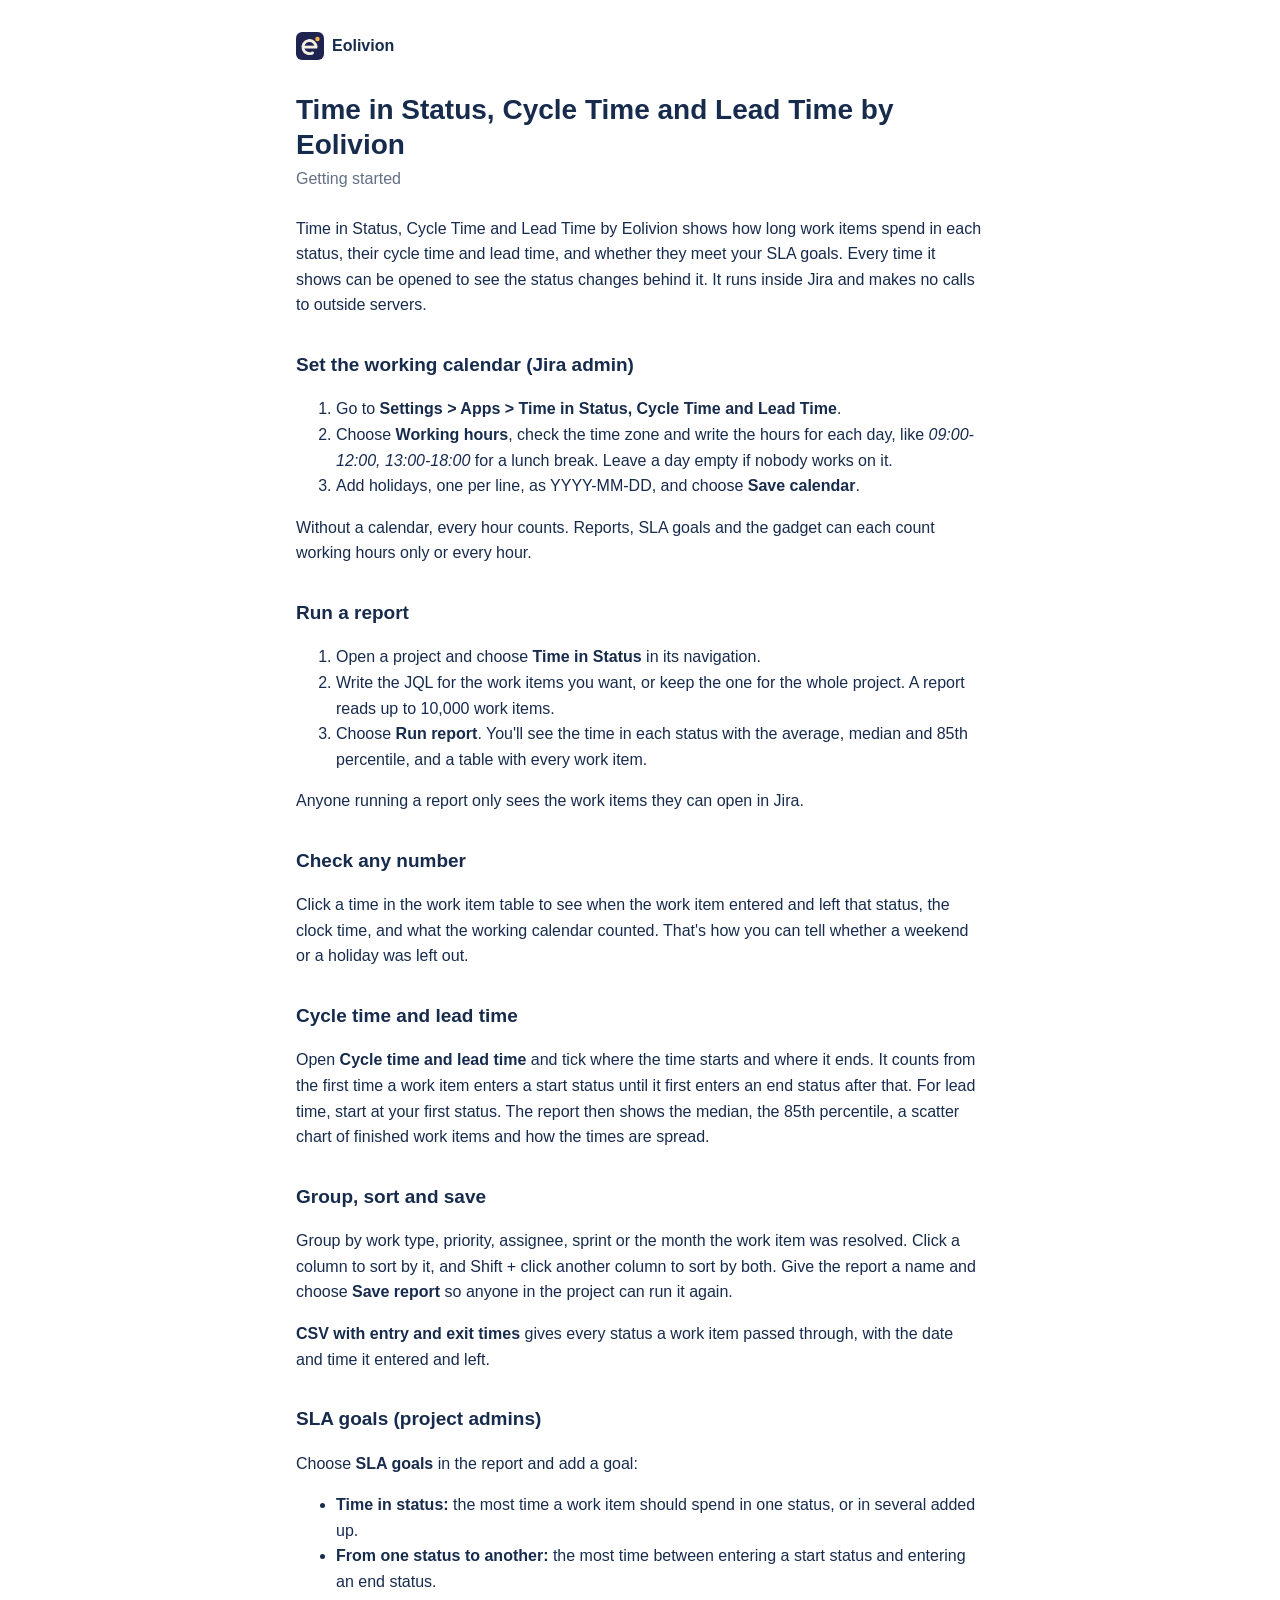
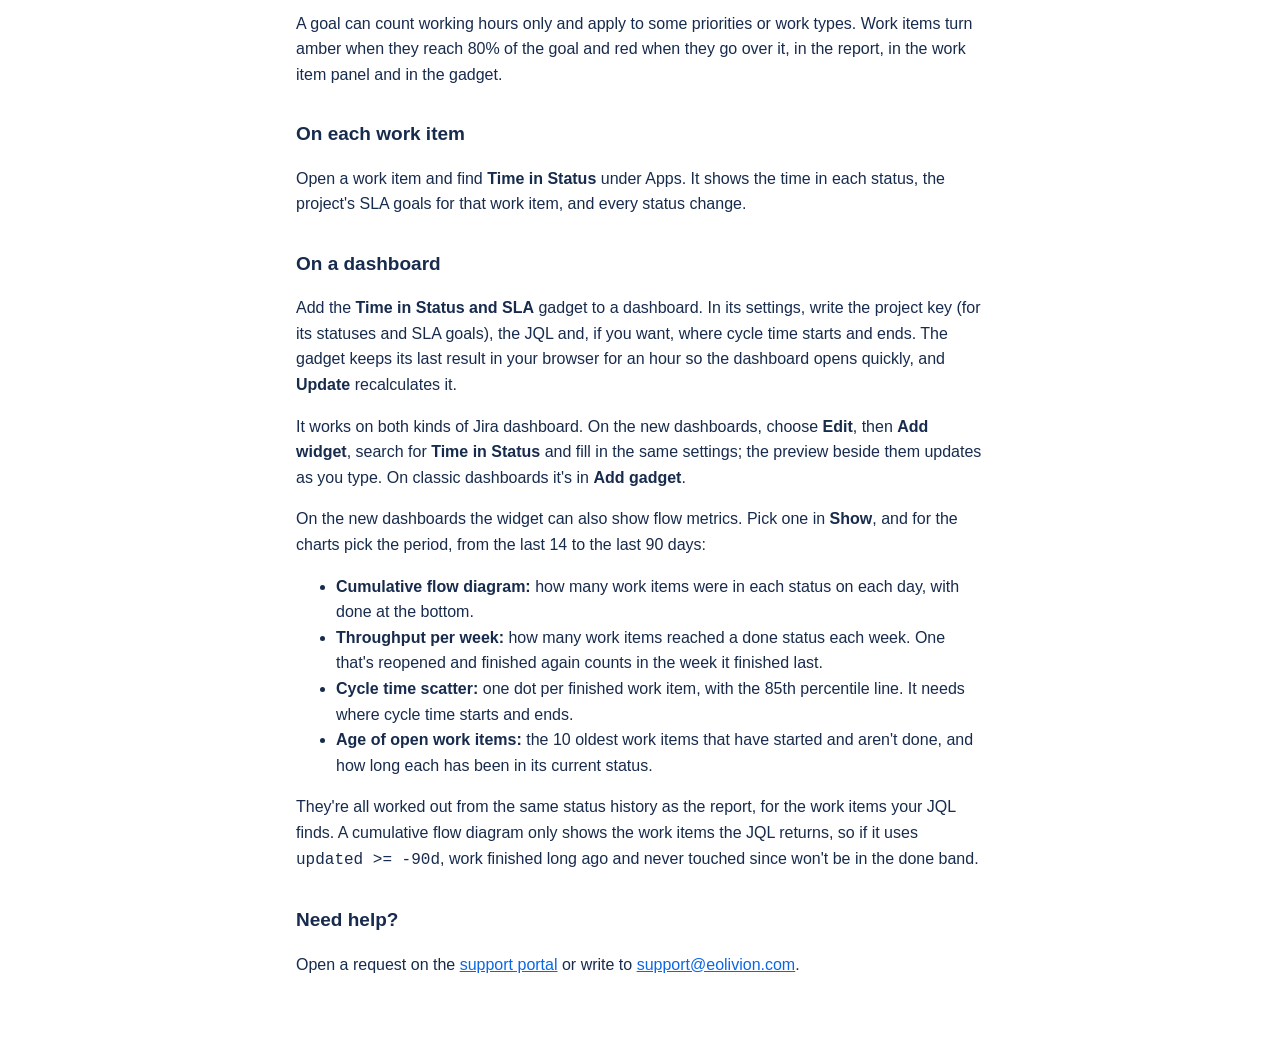
<file: time-in-status/index.html>
<!doctype html>
<html lang="en">
<head>
<meta charset="utf-8">
<meta name="viewport" content="width=device-width, initial-scale=1">
<title>Time in Status, Cycle Time and Lead Time by Eolivion · Getting started</title>
<link rel="icon" href="../eolivion-logo.svg" type="image/svg+xml">
<link rel="stylesheet" href="../style.css">
</head>
<body>
<main>
<p class="brand"><a href="../"><img src="../eolivion-logo.svg" alt="" width="28" height="28"> Eolivion</a></p>

<h1>Time in Status, Cycle Time and Lead Time by Eolivion</h1>
<p class="meta">Getting started</p>

<p>Time in Status, Cycle Time and Lead Time by Eolivion shows how long work items spend in each status, their cycle time and lead time, and whether they meet your SLA goals. Every time it shows can be opened to see the status changes behind it. It runs inside Jira and makes no calls to outside servers.</p>

<h2>Set the working calendar (Jira admin)</h2>
<ol>
<li>Go to <strong>Settings &gt; Apps &gt; Time in Status, Cycle Time and Lead Time</strong>.</li>
<li>Choose <strong>Working hours</strong>, check the time zone and write the hours for each day, like <em>09:00-12:00, 13:00-18:00</em> for a lunch break. Leave a day empty if nobody works on it.</li>
<li>Add holidays, one per line, as YYYY-MM-DD, and choose <strong>Save calendar</strong>.</li>
</ol>
<p>Without a calendar, every hour counts. Reports, SLA goals and the gadget can each count working hours only or every hour.</p>

<h2>Run a report</h2>
<ol>
<li>Open a project and choose <strong>Time in Status</strong> in its navigation.</li>
<li>Write the JQL for the work items you want, or keep the one for the whole project. A report reads up to 10,000 work items.</li>
<li>Choose <strong>Run report</strong>. You'll see the time in each status with the average, median and 85th percentile, and a table with every work item.</li>
</ol>
<p>Anyone running a report only sees the work items they can open in Jira.</p>

<h2>Check any number</h2>
<p>Click a time in the work item table to see when the work item entered and left that status, the clock time, and what the working calendar counted. That's how you can tell whether a weekend or a holiday was left out.</p>

<h2>Cycle time and lead time</h2>
<p>Open <strong>Cycle time and lead time</strong> and tick where the time starts and where it ends. It counts from the first time a work item enters a start status until it first enters an end status after that. For lead time, start at your first status. The report then shows the median, the 85th percentile, a scatter chart of finished work items and how the times are spread.</p>

<h2>Group, sort and save</h2>
<p>Group by work type, priority, assignee, sprint or the month the work item was resolved. Click a column to sort by it, and Shift + click another column to sort by both. Give the report a name and choose <strong>Save report</strong> so anyone in the project can run it again.</p>
<p><strong>CSV with entry and exit times</strong> gives every status a work item passed through, with the date and time it entered and left.</p>

<h2>SLA goals (project admins)</h2>
<p>Choose <strong>SLA goals</strong> in the report and add a goal:</p>
<ul>
<li><strong>Time in status:</strong> the most time a work item should spend in one status, or in several added up.</li>
<li><strong>From one status to another:</strong> the most time between entering a start status and entering an end status.</li>
</ul>
<p>A goal can count working hours only and apply to some priorities or work types. Work items turn amber when they reach 80% of the goal and red when they go over it, in the report, in the work item panel and in the gadget.</p>

<h2>On each work item</h2>
<p>Open a work item and find <strong>Time in Status</strong> under Apps. It shows the time in each status, the project's SLA goals for that work item, and every status change.</p>

<h2>On a dashboard</h2>
<p>Add the <strong>Time in Status and SLA</strong> gadget to a dashboard. In its settings, write the project key (for its statuses and SLA goals), the JQL and, if you want, where cycle time starts and ends. The gadget keeps its last result in your browser for an hour so the dashboard opens quickly, and <strong>Update</strong> recalculates it.</p>
<p>It works on both kinds of Jira dashboard. On the new dashboards, choose <strong>Edit</strong>, then <strong>Add widget</strong>, search for <strong>Time in Status</strong> and fill in the same settings; the preview beside them updates as you type. On classic dashboards it's in <strong>Add gadget</strong>.</p>
<p>On the new dashboards the widget can also show flow metrics. Pick one in <strong>Show</strong>, and for the charts pick the period, from the last 14 to the last 90 days:</p>
<ul>
<li><strong>Cumulative flow diagram:</strong> how many work items were in each status on each day, with done at the bottom.</li>
<li><strong>Throughput per week:</strong> how many work items reached a done status each week. One that's reopened and finished again counts in the week it finished last.</li>
<li><strong>Cycle time scatter:</strong> one dot per finished work item, with the 85th percentile line. It needs where cycle time starts and ends.</li>
<li><strong>Age of open work items:</strong> the 10 oldest work items that have started and aren't done, and how long each has been in its current status.</li>
</ul>
<p>They're all worked out from the same status history as the report, for the work items your JQL finds. A cumulative flow diagram only shows the work items the JQL returns, so if it uses <code>updated &gt;= -90d</code>, work finished long ago and never touched since won't be in the done band.</p>

<h2>Need help?</h2>
<p>Open a request on the <a href="https://eolivion.atlassian.net/servicedesk/customer/portal/1">support portal</a> or write to <a href="mailto:support@eolivion.com">support@eolivion.com</a>.</p>
</main>
</body>
</html>
</file>
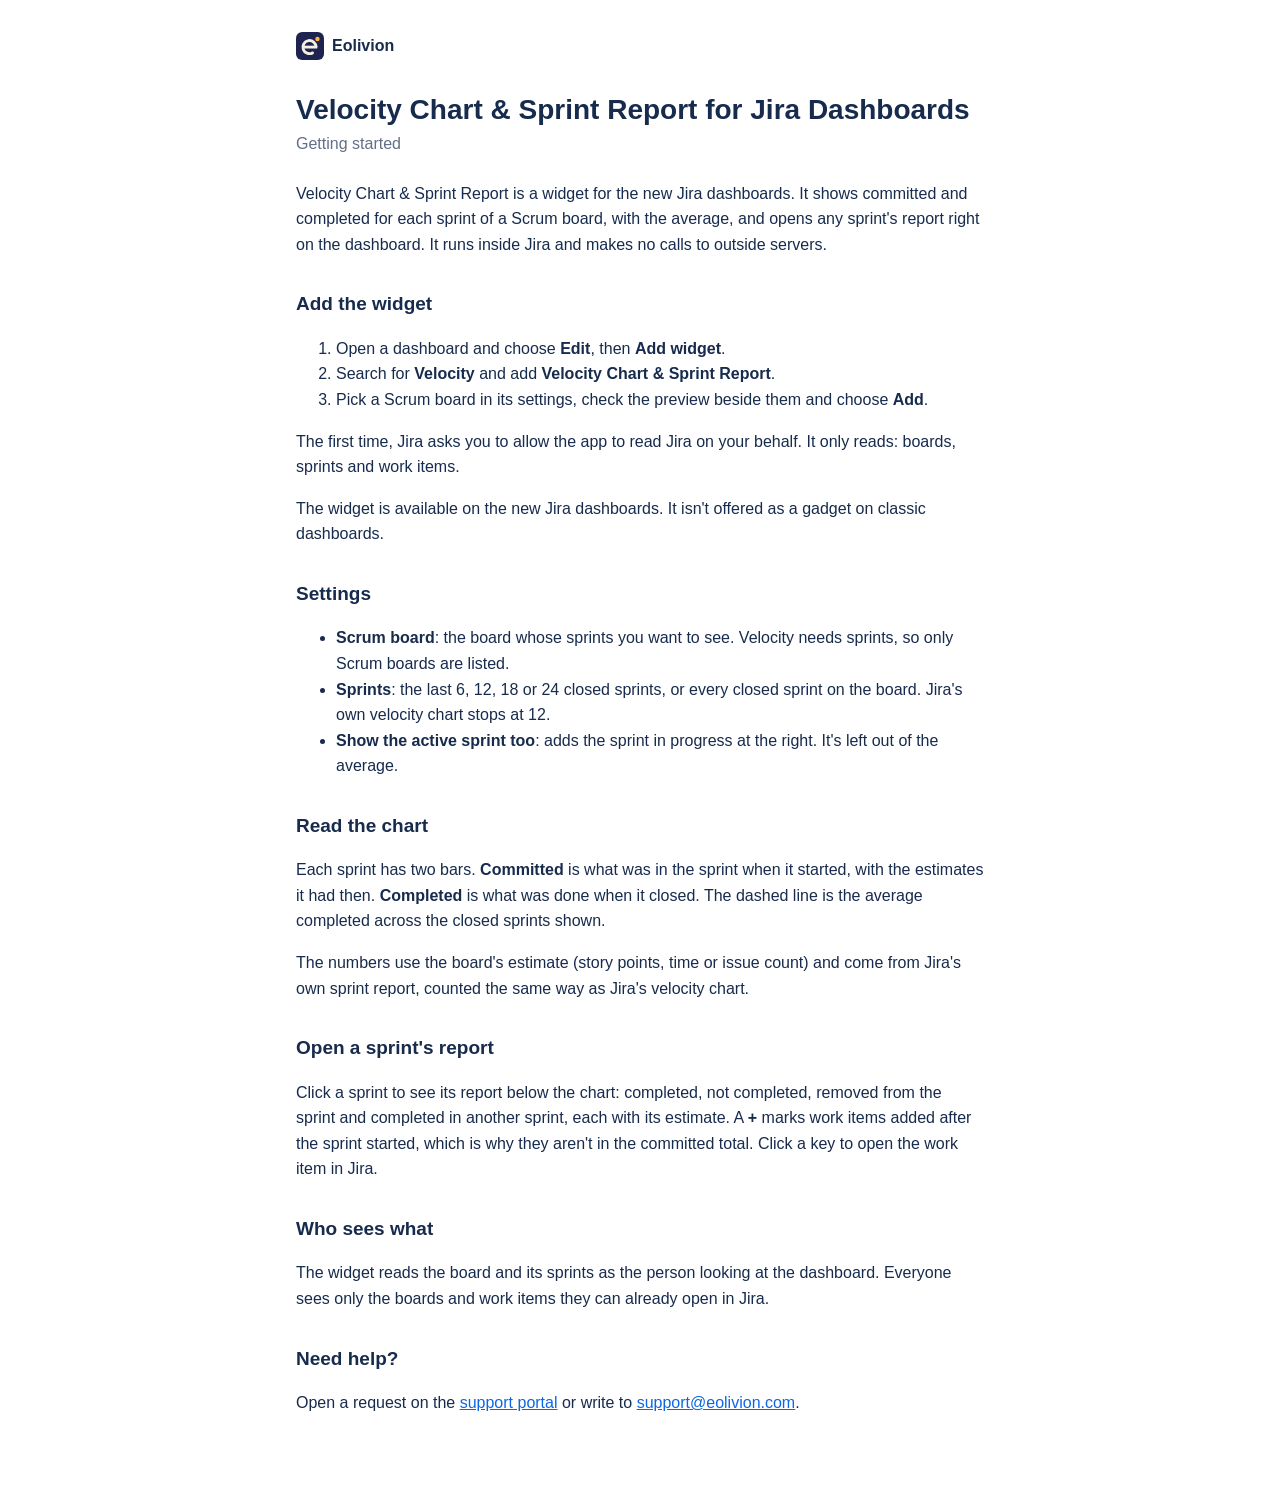
<file: velocity-chart/index.html>
<!doctype html>
<html lang="en">
<head>
<meta charset="utf-8">
<meta name="viewport" content="width=device-width, initial-scale=1">
<title>Velocity Chart &amp; Sprint Report for Jira Dashboards · Getting started</title>
<link rel="icon" href="../eolivion-logo.svg" type="image/svg+xml">
<link rel="stylesheet" href="../style.css">
</head>
<body>
<main>
<p class="brand"><a href="../"><img src="../eolivion-logo.svg" alt="" width="28" height="28"> Eolivion</a></p>

<h1>Velocity Chart &amp; Sprint Report for Jira Dashboards</h1>
<p class="meta">Getting started</p>

<p>Velocity Chart &amp; Sprint Report is a widget for the new Jira dashboards. It shows committed and completed for each sprint of a Scrum board, with the average, and opens any sprint's report right on the dashboard. It runs inside Jira and makes no calls to outside servers.</p>

<h2>Add the widget</h2>
<ol>
<li>Open a dashboard and choose <strong>Edit</strong>, then <strong>Add widget</strong>.</li>
<li>Search for <strong>Velocity</strong> and add <strong>Velocity Chart &amp; Sprint Report</strong>.</li>
<li>Pick a Scrum board in its settings, check the preview beside them and choose <strong>Add</strong>.</li>
</ol>
<p>The first time, Jira asks you to allow the app to read Jira on your behalf. It only reads: boards, sprints and work items.</p>
<p>The widget is available on the new Jira dashboards. It isn't offered as a gadget on classic dashboards.</p>

<h2>Settings</h2>
<ul>
<li><strong>Scrum board</strong>: the board whose sprints you want to see. Velocity needs sprints, so only Scrum boards are listed.</li>
<li><strong>Sprints</strong>: the last 6, 12, 18 or 24 closed sprints, or every closed sprint on the board. Jira's own velocity chart stops at 12.</li>
<li><strong>Show the active sprint too</strong>: adds the sprint in progress at the right. It's left out of the average.</li>
</ul>

<h2>Read the chart</h2>
<p>Each sprint has two bars. <strong>Committed</strong> is what was in the sprint when it started, with the estimates it had then. <strong>Completed</strong> is what was done when it closed. The dashed line is the average completed across the closed sprints shown.</p>
<p>The numbers use the board's estimate (story points, time or issue count) and come from Jira's own sprint report, counted the same way as Jira's velocity chart.</p>

<h2>Open a sprint's report</h2>
<p>Click a sprint to see its report below the chart: completed, not completed, removed from the sprint and completed in another sprint, each with its estimate. A <strong>+</strong> marks work items added after the sprint started, which is why they aren't in the committed total. Click a key to open the work item in Jira.</p>

<h2>Who sees what</h2>
<p>The widget reads the board and its sprints as the person looking at the dashboard. Everyone sees only the boards and work items they can already open in Jira.</p>

<h2>Need help?</h2>
<p>Open a request on the <a href="https://eolivion.atlassian.net/servicedesk/customer/portal/1">support portal</a> or write to <a href="mailto:support@eolivion.com">support@eolivion.com</a>.</p>
</main>
</body>
</html>
</file>
<file: style.css>
:root { --bg: #ffffff; --fg: #172b4d; --muted: #626f86; --line: #dcdfe4; --link: #0c66e4; }
@media (prefers-color-scheme: dark) {
  :root { --bg: #1d2125; --fg: #dee4ea; --muted: #9fadbc; --line: #384148; --link: #579dff; }
}
* { box-sizing: border-box; }
body { margin: 0; background: var(--bg); color: var(--fg);
  font: 16px/1.6 -apple-system, BlinkMacSystemFont, "Segoe UI", Roboto, sans-serif; }
main { max-width: 720px; margin: 0 auto; padding: 32px 16px 64px; }
a { color: var(--link); }
.brand { display: flex; align-items: center; gap: 8px; font-weight: 600; margin: 0 0 32px; }
.brand a { display: flex; align-items: center; gap: 8px; color: var(--fg); text-decoration: none; }
h1 { font-size: 28px; line-height: 1.25; margin: 0 0 4px; }
h2 { font-size: 19px; margin: 32px 0 8px; }
.meta { color: var(--muted); margin: 0 0 24px; }
.table { overflow-x: auto; }
table { border-collapse: collapse; width: 100%; font-size: 15px; }
th, td { text-align: left; vertical-align: top; padding: 8px; border-bottom: 1px solid var(--line); }
.links { padding-left: 20px; }
</file>
